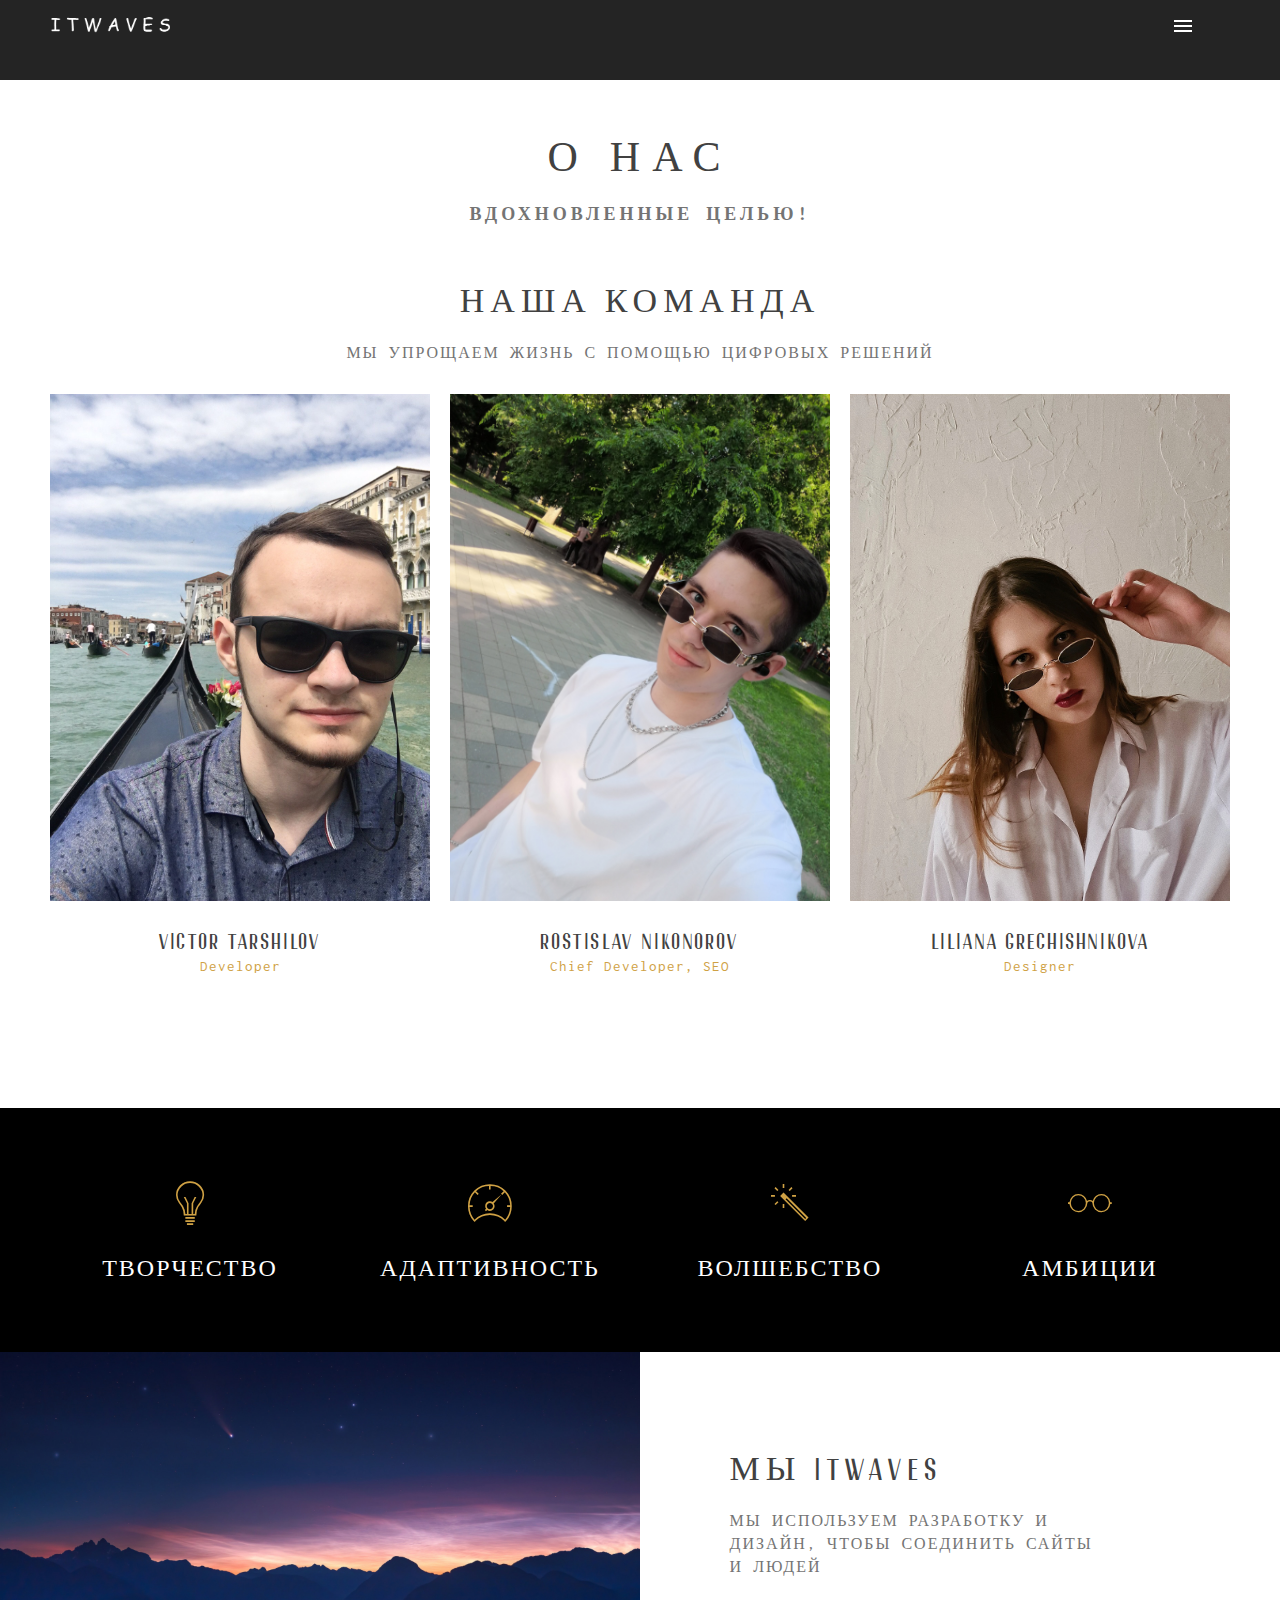
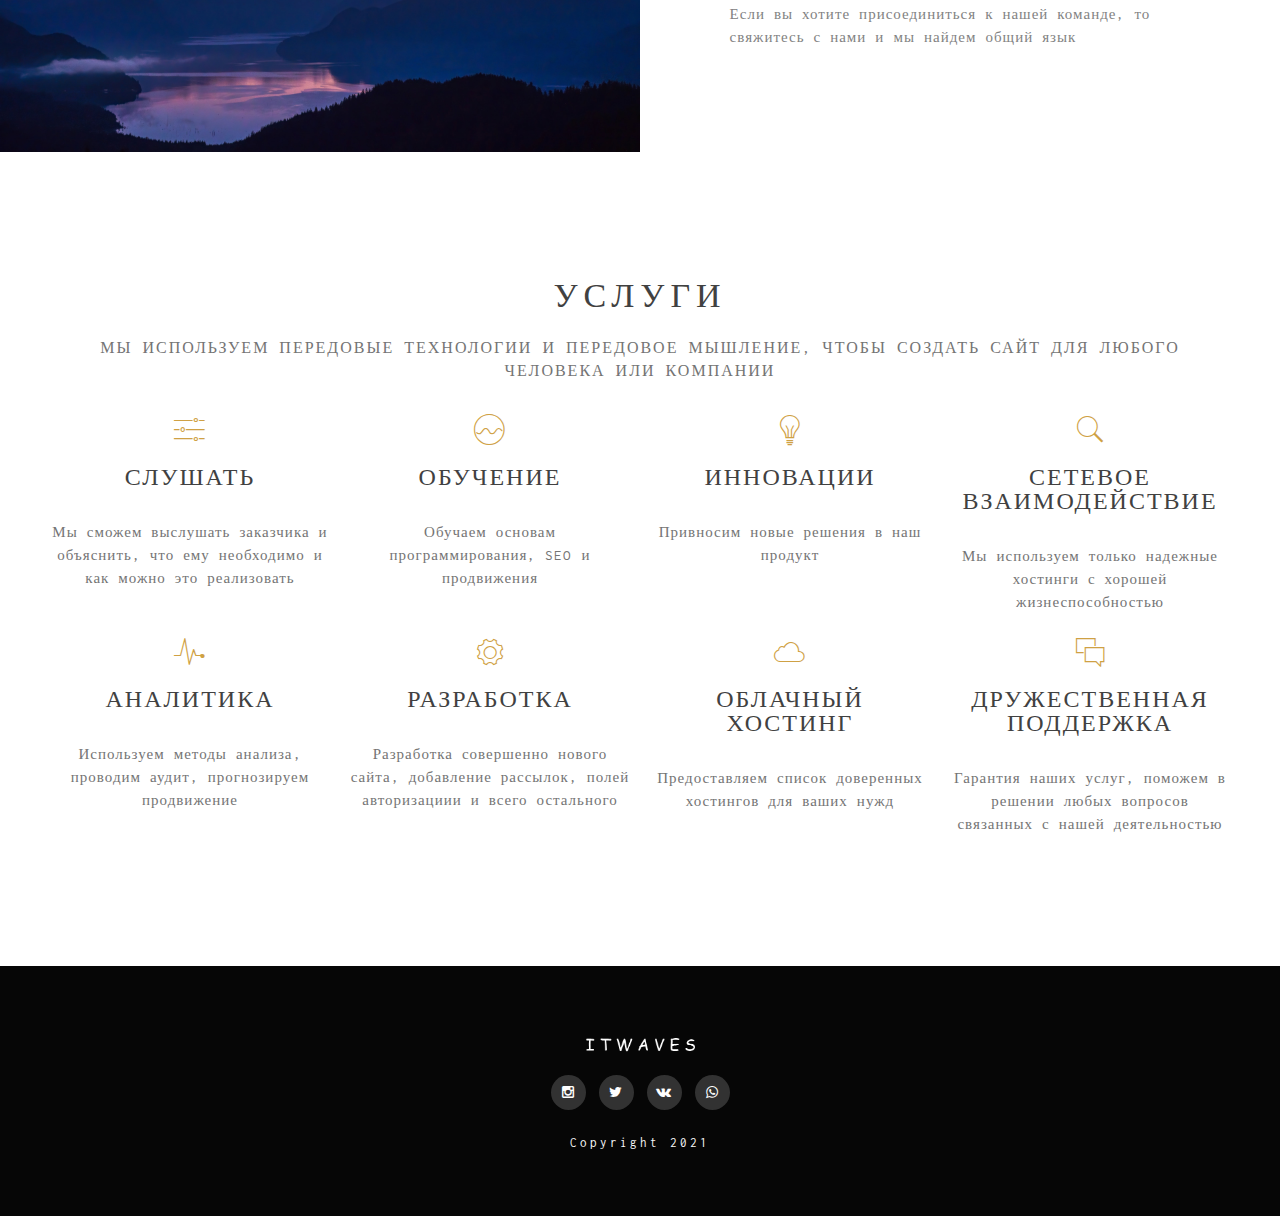
<file: about.html>
﻿<!DOCTYPE html>
<!--[if IE 8]><html class="no-js lt-ie9" lang="en"> <![endif]-->
<!--[if gt IE 8]>
<!--><html class="no-js" lang="en"><!--<![endif]-->
<head>

	<!-- Basic Page Needs
  ================================================== -->
	<meta charset="utf-8">
	<title>ITWAVES</title>
	<meta name="description" content="">
	<meta name="author" content="">

	<!-- Mobile Specific Metas
  ================================================== -->
	<meta name="viewport" content="width=device-width, initial-scale=1, maximum-scale=1">

	<!-- Font
  ================================================== -->
	<link href='http://fonts.googleapis.com/css?family=Inconsolata:400,700&amp;subset=latin,latin-ext' rel='stylesheet' type='text/css'>
	
	<!-- CSS
  ================================================== -->
	<link rel="stylesheet" href="css/base.css"/>
	<link rel="stylesheet" href="css/skeleton.css"/>
	<link rel="stylesheet" href="css/layout.css"/>
	<link rel="stylesheet" href="css/font-awesome.css" />
	<link rel="stylesheet" href="css/retina.css"/>
	<link rel="stylesheet" href="css/ionicons.css"/>
	<link rel="stylesheet" href="css/owl.carousel.css"/>
	<link rel="stylesheet" href="css/owl.transitions.css"/>
	

		
	<!-- Favicons
	================================================== -->
	<link rel="shortcut icon" href="favicon.png">
	<link rel="apple-touch-icon" href="apple-touch-icon.png">
	<link rel="apple-touch-icon" sizes="72x72" href="apple-touch-icon-72x72.png">
	<link rel="apple-touch-icon" sizes="114x114" href="apple-touch-icon-114x114.png">
	
	<script type="text/javascript" src="js/modernizr.custom.js"></script> 
	
	
</head>
<body class="royal_loader">	

	<!-- Primary Page Layout
	================================================== -->

		
	<!-- Nav and Logo
	================================================== -->

		<header class="cd-header">
		
			<div class="container">		
				<div class="twelve columns">	
					<div class="logo-wrap">
						<img src="images/logo.png" alt="">
					</div>
					<a class="cd-primary-nav-trigger" href="#0">
						<span class="cd-menu-text"></span><span class="cd-menu-icon"></span>
					</a>
				</div>	
			</div>		
				
		</header>

		<nav>
			<div class="cd-primary-nav">
				<ul class="cd-scndr-nav">
					<li class="cd-label"><a href="index10.html" class="curent-nav-color">ОБЩЕЕ</a>
						<!-- <ul>
							<li><a href="index10.html" class="curent-nav-color">HOME</a></li>
						</ul> -->
					</li>
					
					<li class="cd-label"><a href="work.html">Портфолио</a></li>
					
					<li class="cd-label"><a href="about.html">О нас</a></li>
					
					<li class="cd-label"><a href="blog.html">Блог</a></li>
					
					<li class="cd-label"><a href="contact.html">Контакты</a></li>
					
				</ul>	
				
				<div class="social-nav">
					<ul class="list-social-nav">
					<!--	<li class="icon-soc-nav tipped" data-title="twitter"  data-tipper-options='{"direction":"top","follow":"true"}'>
							<a href="#">&#xf099;</a>
						</li>
						<li class="icon-soc-nav tipped" data-title="Telegram"  data-tipper-options='{"direction":"top","follow":"true"}'>
							<a href="#">&#xf099;</a>
						</li>
						<li class="icon-soc-nav tipped" data-title="google +"  data-tipper-options='{"direction":"top","follow":"true"}'>
							<a href="#">&#xf0d5;</a>
						</li>
						<li class="icon-soc-nav tipped" data-title="YouTube"  data-tipper-options='{"direction":"top","follow":"true"}'>
							<a href="#">&#xf16a;</a>
						</li>
						<li class="icon-soc-nav tipped" data-title="Vimeo"  data-tipper-options='{"direction":"top","follow":"true"}'>
							<a href="#">&#xf194;</a>
						</li>
						<li class="icon-soc-nav tipped" data-title="facebook"  data-tipper-options='{"direction":"top","follow":"true"}'>
							<a href="#">&#xf230;</a>
						</li>
						<li class="icon-soc-nav tipped" data-title="behance"  data-tipper-options='{"direction":"top","follow":"true"}'>
							<a href="#">&#xf3fe;</a>
						</li>
						<li class="icon-soc-nav tipped" data-title="pinterest"  data-tipper-options='{"direction":"top","follow":"true"}'>
							<a href="#">&#xf231;</a>
						</li>
						<li class="icon-soc-nav tipped" data-title="linkedin"  data-tipper-options='{"direction":"top","follow":"true"}'>
							<a href="#">&#xf08c;</a>
						</li>
						<li class="icon-soc-nav tipped" data-title="lastfm"  data-tipper-options='{"direction":"top","follow":"true"}'>
							<a href="#">&#xf202;</a>
						</li>
						<li class="icon-soc-nav tipped" data-title="soundcloud"  data-tipper-options='{"direction":"top","follow":"true"}'>
							<a href="#">&#xf232;</a>
						</li> -->
						<li class="icon-soc-nav tipped" data-title="VK"  data-tipper-options='{"direction":"top","follow":"true"}'>
							<a href="https://vk.com/labaget">&#xf189;</a>
						</li>
						<li class="icon-soc-nav tipped" data-title="Skype"  data-tipper-options='{"direction":"top","follow":"true"}'>
							<a href="https://join.skype.com/invite/MGm5zdAExRQ8">&#xf17e;</a>
						</li>
						<li class="icon-soc-nav tipped" data-title="WhatsApp"  data-tipper-options='{"direction":"top","follow":"true"}'>
							<a href="https://wa.me/+79529778046">&#xf232;</a>
						</li>
						<li class="icon-soc-nav tipped" data-title="Instagram"  data-tipper-options='{"direction":"top","follow":"true"}'>
							<a href="https://www.instagram.com/baget.lol/">&#xf16d;</a>
						</li>
						<li class="icon-soc-nav tipped" data-title="Telegram"  data-tipper-options='{"direction":"top","follow":"true"}'>
							<a href="https://t.me/lilbaget">&#xf3fe;</a>
						</li>
					</ul>	
				</div>
								
			</div>
		</nav>

<main class="cd-main-content">

	<div class="section">	
		<div class="container header-big-text">		
			<div class="twelve columns">	
				<div class="title-page-text padding-top-bottom-title">
					<h2>О нас</h2>
					<p>ВДОХНОВЛЕННЫЕ ЦЕЛЬЮ!</p>
				</div>
			</div>	
		</div>
	</div>
	
		<div class="clear"></div>
			
		<div class="section padding-bottom">
			<div class="container">			
				<div class="twelve columns">		
					<div class="header-text">
						<h4>Наша команда</h4>
						<p>Мы упрощаем жизнь с помощью цифровых решений</p>		
					</div>
				</div>		
				<div class="four columns">		
					<div class="team-box">	
						<img src="images/team1.jpg" alt="">
						<h6>Victor Tarshilov</h6>
						<p>Developer</p>			
						<div class="social-team">
							<ul class="list-social-team">
								<li class="icon-team tipped" data-title="VK"  data-tipper-options='{"direction":"top","follow":"true"}'>
								<a href="https://vk.com/vtarshilov">&#xf189;</a>
								</li>
								<li class="icon-team tipped" data-title="WhatsApp"  data-tipper-options='{"direction":"top","follow":"true"}'>
								<a href="https://wa.me/+79186909669">&#xf232;</a>
								</li>
								<!-- <li class="icon-team tipped" data-title="Instagram"  data-tipper-options='{"direction":"top","follow":"true"}'>
								<a href="https://www.instagram.com/baget.lol/">&#xf16d;</a>
								</li> -->
							</ul>	
						</div>
					</div>	
				</div>			
				<div class="four columns">		
					<div class="team-box">	
						<img src="images/team2.jpg" alt="">
						<h6>Rostislav Nikonorov</h6>
						<p>Chief Developer, SEO</p>		
						<div class="social-team">
							<ul class="list-social-team">
								<li class="icon-team tipped" data-title="VK"  data-tipper-options='{"direction":"top","follow":"true"}'>
								<a href="https://vk.com/labaget">&#xf189;</a>
								</li>
								<li class="icon-team tipped" data-title="WhatsApp"  data-tipper-options='{"direction":"top","follow":"true"}'>
								<a href="https://wa.me/+79529778046">&#xf232;</a>
								</li>
								<li class="icon-team tipped" data-title="Instagram"  data-tipper-options='{"direction":"top","follow":"true"}'>
								<a href="https://www.instagram.com/baget.lol/">&#xf16d;</a>
								</li>
							</ul>	
						</div>
					</div>	
				</div>		
				<div class="four columns">		
					<div class="team-box">
						<img src="images/team3.jpg" alt="">	
						<h6>Liliana Grechishnikova</h6>
						<p>Designer</p>		
						<div class="social-team">
							<ul class="list-social-team">
								<li class="icon-team tipped" data-title="VK"  data-tipper-options='{"direction":"top","follow":"true"}'>
								<a href="#">&#xf189;</a>
								</li>
								<li class="icon-team tipped" data-title="WhatsApp"  data-tipper-options='{"direction":"top","follow":"true"}'>
								<a href="#">&#xf232;</a>
								</li>
								<li class="icon-team tipped" data-title="Instagram"  data-tipper-options='{"direction":"top","follow":"true"}'>
								<a href="#">&#xf16d;</a>
								</li>
							</ul>	
						</div>
					</div>	
				</div>	
			</div>
		</div>
	
		<div class="clear"></div>
		
		<div class="section padding-top-bottom-small black-background">
			<div class="container">			
				<div class="three columns">				
					<div class="about-box">			
						<div class="icon">&#xf451;</div>
						<h6>Творчество</h6>	
						<p>Мы реализуем ваши и наши идеи в реальность, получая удовольствия от собственного творчества</p>			
					</div>	
				</div>				
				<div class="three columns">				
					<div class="about-box">			
						<div class="icon">&#xf4af;</div>	
						<h6>Адаптивность</h6>
						<p>Встраиваем все необходимые элементы, чтобы сайт получился динамичным и стабильным</p>	
					</div>	
				</div>				
				<div class="three columns">				
					<div class="about-box">			
						<div class="icon">&#xf415;</div>
						<h6>Волшебство</h6>	
						<p>В нашей работе присутствует частичка волшебства, когда мы создаем что-то невероятное</p>	
					</div>	
				</div>			
				<div class="three columns">				
					<div class="about-box">			
						<div class="icon">&#xf43e;</div>
						<h6>Амбиции</h6>
						<p>Стремление сделать все в срок и не подвести заказчика</p>		
					</div>	
				</div>	
			</div>
		</div>
	
		<div class="clear"></div>	
			
		<div class="section grey-background">
			
			<div class="cd-single-item">
				<div class="cd-slider-wrapper">
					<ul class="cd-slider">
						<li class="selected"><img src="images/img-1.jpg" alt="Product Image 1"></li>
						<li><img src="images/img-2.jpg" alt="Product Image 2"></li>
						<li><img src="images/img-3.jpg" alt="Product Image 3"></li>
					</ul> <!-- cd-slider -->

					<ul class="cd-slider-navigation">
						<li><a href="#0" class="cd-prev inactive">Следующее</a></li>
						<li><a href="#0" class="cd-next">Предыдущее</a></li>
					</ul> <!-- cd-slider-navigation -->

					<a href="#0" class="cd-close">Close</a>
				</div> <!-- cd-slider-wrapper -->

				<div class="cd-item-info">	
					<div class="header-text left">
						<h4>Мы ITWAVES</h4>
						<p>Мы используем разработку и дизайн, чтобы соединить сайты и людей</p>		
					</div>
					<div class="small-text">Если вы хотите присоединиться к нашей команде, то свяжитесь с нами и мы найдем общий язык</div> 
				</div> <!-- cd-item-info -->
			</div> <!-- cd-single-item -->
		
		</div>
	
		<div class="clear"></div>
		<!--	
		<div class="section padding-top-bottom-smaller black-background">
			<div class="container">						
				<div class="twelve columns">			
					<div id="owl-logo" class="owl-carousel owl-theme">
										 
						<div class="item">
							<img src="images/logos/1.png" alt="">		
						</div>										
						<div class="item">
							<img src="images/logos/2.png" alt="">			
						</div>										
						<div class="item"> 
							<img src="images/logos/3.png" alt="">				
						</div>		 
						<div class="item">
							<img src="images/logos/4.png" alt="">			
						</div>										
						<div class="item">
							<img src="images/logos/5.png" alt="">			
						</div>										
						<div class="item"> 
							<img src="images/logos/6.png" alt="">				
						</div>		 
						<div class="item">
							<img src="images/logos/1.png" alt="">			
						</div>										
						<div class="item">	
							<img src="images/logos/2.png" alt="">		
						</div>										
						<div class="item"> 
							<img src="images/logos/3.png" alt="">				
						</div> 
						<div class="item">
							<img src="images/logos/4.png" alt="">			
						</div>										
						<div class="item">
							<img src="images/logos/5.png" alt="">			
						</div>	
										 
					</div>	
				</div>	
			</div>
		</div>
	 -->
		<div class="clear"></div>
			
		<div class="section padding-top-bottom">
			<div class="container">			
				<div class="twelve columns">		
					<div class="header-text">
						<h4>Услуги</h4>
						<p>Мы используем передовые технологии и передовое мышление, чтобы создать сайт для любого человека или компании</p>		
					</div>
				</div>		
				<div class="three columns">		
					<div class="services-box">
						<div class="icon">&#xf4a7;</div>
						<h6>Слушать</h6>
						<p>Мы сможем выслушать заказчика и объяснить, что ему необходимо и как можно это реализовать</p>	
					</div>
				</div>			
				<div class="three columns">			
					<div class="services-box">	
						<div class="icon">&#xf3cd;</div>
						<h6>Обучение</h6>
						<p>Обучаем основам программирования, SEO и продвижения</p>
					</div>
				</div>		
				<div class="three columns">			
					<div class="services-box">	
						<div class="icon">&#xf451;</div>
						<h6>Инновации</h6>
						<p>Привносим новые решения в наш продукт</p>
					</div>
				</div>		
				<div class="three columns">			
					<div class="services-box">	
						<div class="icon">&#xf4a5;</div>
						<h6>Сетевое взаимодействие</h6>
						<p>Мы используем только надежные хостинги с хорошей жизнеспособностью</p>
					</div>
				</div>
				<div class="clear"></div>	
				<div class="three columns">		
					<div class="services-box">	
						<div class="icon">&#xf493;</div>
						<h6>Аналитика</h6>
						<p>Используем методы анализа, проводим аудит, прогнозируем продвижение</p>
					</div>
				</div>			
				<div class="three columns">			
					<div class="services-box">
						<div class="icon">&#xf43c;</div>
						<h6>Разработка</h6>
						<p>Разработка совершенно нового сайта, добавление рассылок, полей авторизациии и всего остального</p>	
					</div>
				</div>		
				<div class="three columns">			
					<div class="services-box">	
						<div class="icon">&#xf409;</div>
						<h6>Облачный хостинг</h6>
						<p>Предоставляем список доверенных хостингов для ваших нужд</p>
					</div>
				</div>		
				<div class="three columns">			
					<div class="services-box">
						<div class="icon">&#xf3f9;</div>
						<h6>Дружественная поддержка</h6>
						<p>Гарантия наших услуг, поможем в решении любых вопросов связанных с нашей деятельностью</p>	
					</div>
				</div>
			</div>
		</div>

			<div class="footer padding-top-small">				
				<div class="container">				
					<div class="twelve columns">
						<img src="images/logo.png" alt="">	
					</div>	
					<div class="twelve columns">
						<div class="social-footer">
							<ul class="list-social-footer">
								<li class="icon-footer tipped" data-title="Instagram"  data-tipper-options='{"direction":"top","follow":"true"}'>
									<a href="https://www.instagram.com/baget.lol/" target="_blank">&#xf16d;</a>
								</li>
								<li class="icon-footer tipped" data-title="Telegram"  data-tipper-options='{"direction":"top","follow":"true"}'>
									<a href="https://t.me/lilbaget" target="_blank">&#xf099;</a>
								</li>
								<li class="icon-footer tipped" data-title="VK"  data-tipper-options='{"direction":"top","follow":"true"}'>
									<a href="https://vk.com/labaget" target="_blank">&#xf189;</a>
								</li>
								<li class="icon-footer tipped" data-title="WhatsApp"  data-tipper-options='{"direction":"top","follow":"true"}'>
									<a href="https://wa.me/+79529778046" target="_blank">&#xf232;</a>
								</li>
							</ul>	
						</div>
					</div>		
					<div class="twelve columns">
						<p>Copyright 2021<br></p> 
					</div>
				</div>
			</div>

</main>
		
	<!-- JAVASCRIPT
    ================================================== -->
<script type="text/javascript" src="js/jquery-2.1.1.js"></script>	
<script type="text/javascript" src="js/royal_preloader.min.js"></script>
<script type="text/javascript">
(function($) { "use strict";
            Royal_Preloader.config({
                mode:           'text', // 'number', "text" or "logo"
                text:           'ITWAVES',
                timeout:        0,
                showInfo:       true,
                opacity:        1,
                background:     ['#FFFFFF']
            });
})(jQuery);
</script>	
<script type="text/javascript" src="js/retina-1.1.0.min.js"></script>
<script type="text/javascript" src="js/jquery.easing.js"></script>	
<script type="text/javascript" src="js/menu.js"></script>
<script type="text/javascript" src="js/jquery.fs.tipper.min.js"></script>
<script type="text/javascript" src="js/owl.carousel.min.js"></script> 
<script type="text/javascript" src="js/custom-about.js"></script>    
<!-- End Document
================================================== -->
</body>
</html>
</file>
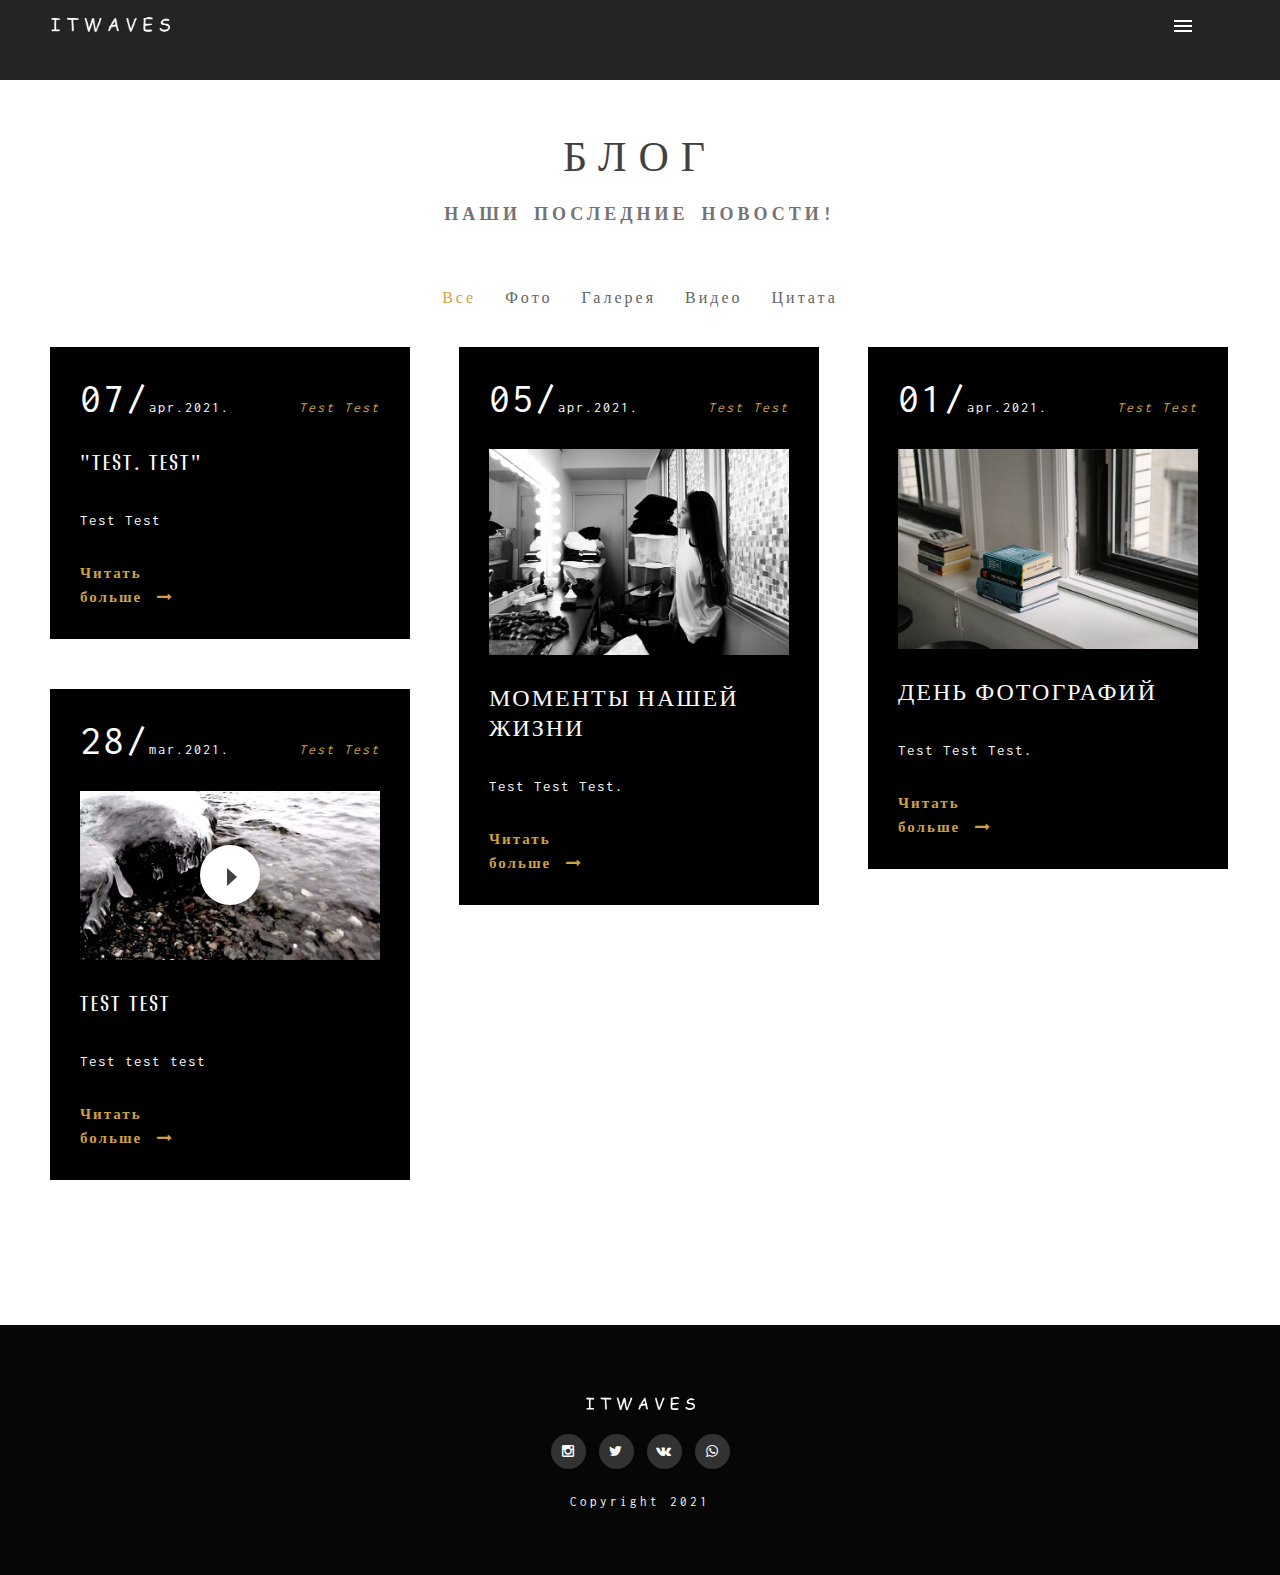
<file: blog.html>
﻿<!DOCTYPE html>
<!--[if IE 8]><html class="no-js lt-ie9" lang="en"> <![endif]-->
<!--[if gt IE 8]>
<!--><html class="no-js" lang="en"><!--<![endif]-->
<head>

	<!-- Basic Page Needs
  ================================================== -->
	<meta charset="utf-8">
	<title>ITWAVES</title>
	<meta name="description" content="">
	<meta name="author" content="">

	<!-- Mobile Specific Metas
  ================================================== -->
	<meta name="viewport" content="width=device-width, initial-scale=1, maximum-scale=1">

	<!-- Font
  ================================================== -->
	<link href='http://fonts.googleapis.com/css?family=Inconsolata:400,700&amp;subset=latin,latin-ext' rel='stylesheet' type='text/css'>
	
	<!-- CSS
  ================================================== -->
	<link rel="stylesheet" href="css/base.css"/>
	<link rel="stylesheet" href="css/skeleton.css"/>
	<link rel="stylesheet" href="css/layout.css"/>
	<link rel="stylesheet" href="css/font-awesome.css" />
	<link rel="stylesheet" href="css/retina.css"/>
	<link rel="stylesheet" href="css/ionicons.css"/>
	<link rel="stylesheet" href="css/owl.carousel.css"/>
	<link rel="stylesheet" href="css/owl.transitions.css"/>
	

		
	<!-- Favicons
	================================================== -->
	<link rel="shortcut icon" href="favicon.png">
	<link rel="apple-touch-icon" href="apple-touch-icon.png">
	<link rel="apple-touch-icon" sizes="72x72" href="apple-touch-icon-72x72.png">
	<link rel="apple-touch-icon" sizes="114x114" href="apple-touch-icon-114x114.png">
	
	<script type="text/javascript" src="js/modernizr.custom.js"></script> 
	
	
</head>
<body class="royal_loader">	

	<!-- Primary Page Layout
	================================================== -->

		
	<!-- Nav and Logo
	================================================== -->

		<header class="cd-header">
		
			<div class="container">		
				<div class="twelve columns">	
					<div class="logo-wrap">
						<img src="images/logo.png" alt="">
					</div>
					<a class="cd-primary-nav-trigger" href="#0">
						<span class="cd-menu-text"></span><span class="cd-menu-icon"></span>
					</a>
				</div>	
			</div>		
				
		</header>

		<nav>
			<div class="cd-primary-nav">
				<ul class="cd-scndr-nav">
					<li class="cd-label"><a href="index10.html" class="curent-nav-color">ОБЩЕЕ</a>
						<!-- <ul>
							<li><a href="index10.html" class="curent-nav-color">HOME</a></li>
						</ul> -->
					</li>
					
					<li class="cd-label"><a href="work.html">Портфолио</a></li>
					
					<li class="cd-label"><a href="about.html">О нас</a></li>
					
					<li class="cd-label"><a href="blog.html">Блог</a></li>
					
					<li class="cd-label"><a href="contact.html">Контакты</a></li>
					
				</ul>	
				
				<div class="social-nav">
					<ul class="list-social-nav">
					<!--	<li class="icon-soc-nav tipped" data-title="twitter"  data-tipper-options='{"direction":"top","follow":"true"}'>
							<a href="#">&#xf099;</a>
						</li>
						<li class="icon-soc-nav tipped" data-title="Telegram"  data-tipper-options='{"direction":"top","follow":"true"}'>
							<a href="#">&#xf099;</a>
						</li>
						<li class="icon-soc-nav tipped" data-title="google +"  data-tipper-options='{"direction":"top","follow":"true"}'>
							<a href="#">&#xf0d5;</a>
						</li>
						<li class="icon-soc-nav tipped" data-title="YouTube"  data-tipper-options='{"direction":"top","follow":"true"}'>
							<a href="#">&#xf16a;</a>
						</li>
						<li class="icon-soc-nav tipped" data-title="Vimeo"  data-tipper-options='{"direction":"top","follow":"true"}'>
							<a href="#">&#xf194;</a>
						</li>
						<li class="icon-soc-nav tipped" data-title="facebook"  data-tipper-options='{"direction":"top","follow":"true"}'>
							<a href="#">&#xf230;</a>
						</li>
						<li class="icon-soc-nav tipped" data-title="behance"  data-tipper-options='{"direction":"top","follow":"true"}'>
							<a href="#">&#xf3fe;</a>
						</li>
						<li class="icon-soc-nav tipped" data-title="pinterest"  data-tipper-options='{"direction":"top","follow":"true"}'>
							<a href="#">&#xf231;</a>
						</li>
						<li class="icon-soc-nav tipped" data-title="linkedin"  data-tipper-options='{"direction":"top","follow":"true"}'>
							<a href="#">&#xf08c;</a>
						</li>
						<li class="icon-soc-nav tipped" data-title="lastfm"  data-tipper-options='{"direction":"top","follow":"true"}'>
							<a href="#">&#xf202;</a>
						</li>
						<li class="icon-soc-nav tipped" data-title="soundcloud"  data-tipper-options='{"direction":"top","follow":"true"}'>
							<a href="#">&#xf232;</a>
						</li> -->
						<li class="icon-soc-nav tipped" data-title="VK"  data-tipper-options='{"direction":"top","follow":"true"}'>
							<a href="https://vk.com/labaget">&#xf189;</a>
						</li>
						<li class="icon-soc-nav tipped" data-title="Skype"  data-tipper-options='{"direction":"top","follow":"true"}'>
							<a href="https://join.skype.com/invite/MGm5zdAExRQ8">&#xf17e;</a>
						</li>
						<li class="icon-soc-nav tipped" data-title="WhatsApp"  data-tipper-options='{"direction":"top","follow":"true"}'>
							<a href="https://wa.me/+79529778046">&#xf232;</a>
						</li>
						<li class="icon-soc-nav tipped" data-title="Instagram"  data-tipper-options='{"direction":"top","follow":"true"}'>
							<a href="https://www.instagram.com/baget.lol/">&#xf16d;</a>
						</li>
						<li class="icon-soc-nav tipped" data-title="Telegram"  data-tipper-options='{"direction":"top","follow":"true"}'>
							<a href="https://t.me/lilbaget">&#xf3fe;</a>
						</li>
					</ul>	
				</div>
								
			</div>
		</nav>

<main class="cd-main-content">

	<div class="section">	
		<div class="container header-big-text">		
			<div class="twelve columns">	
				<div class="title-page-text padding-top-bottom-title">
					<h2>Блог</h2>
					<p>Наши последние новости!</p>
				</div>
			</div>	
		</div>
	</div>
	
		<div class="clear"></div>
			
		<div class="section padding-bottom">
			
				<div class="container">			
					<div class="twelve columns">
						<div id="blog-filter">
							<ul id="filter">
								<li><a href="#" class="current" data-filter="*" title="">Все</a></li>
								<li><a href="#" data-filter=".photo" title="">Фото</a></li>
								<li><a href="#" data-filter=".gallery" title="">Галерея</a></li>
								<li><a href="#" data-filter=".video" title="">Видео</a></li>
								<li><a href="#" data-filter=".quote" title="">Цитата</a></li>
							</ul>
						</div>
					</div>	
				</div>
				
				<div class="clear"></div>	
		
				<div id="blog-grid">
												
					<div class="blog-box-1 black-background quote">
						<div class="date"><p><span>07/</span>apr.2021. <em>Test Test</em></p></div>
						<h6>"Test. Test"</h6>
						<div class="p-box"><p>Test Test</p></div>
						<a href="post.html" class="animsition-link blog-link chaffle" data-lang="en">Читать больше</a>
					</div>
									
					<div class="blog-box-1 black-background photo">
						<div class="date"><p><span>05/</span>apr.2021. <em>Test Test</em></p></div>
						<a href="post.html" class="animsition-link"><img src="images/blog/5.jpg" alt=""></a>
						<a href="post.html" class="animsition-link"><h6>Моменты нашей жизни</h6></a>
						<div class="p-box"><p>Test Test Test.</p></div>
						<a href="post.html" class="animsition-link blog-link chaffle" data-lang="en">Читать больше</a>
					</div>
										
					<div class="blog-box-1 black-background gallery">
						<div class="date"><p><span>01/</span>apr.2021. <em>Test Test</em></p></div>						
						<div id="owl-blog-wrapper">
							<div id="owl-blog" class="owl-carousel owl-theme">
								<div class="item">
									<img src="images/blog/2.jpg" alt="">
								</div>	
								<div class="item">
									<img src="images/blog/3.jpg" alt="">
								</div>
								<div class="item">
									<img src="images/blog/4.jpg" alt="">
								</div>
							</div>	
						</div>						
						<a href="post.html" class="animsition-link"><h6>День фотографий</h6></a>
						<div class="p-box"><p>Test Test Test.</p></div>
						<a href="post.html" class="animsition-link blog-link chaffle" data-lang="en">Читать больше</a>
					</div>
										
					<div class="blog-box-1 black-background video">
						<div class="date"><p><span>28/</span>mar.2021. <em>Test Test</em></p></div>
						<figure class="vimeo"> 
							<a href="http://player.vimeo.com/video/112766731">
								<img src="images/blog/vimeo.jpg" alt="image" />
							</a>
						</figure>		
						<a href="post.html" class="animsition-link"><h6>Test Test</h6></a>
						<div class="p-box"><p>Test test test</p></div>
						<a href="post.html" class="animsition-link blog-link chaffle" data-lang="en">Читать больше</a>	
					</div>
<!--
					<div class="blog-box-1 black-background quote">
						<div class="date"><p><span>23/</span>mar.2021. <em>Test Test</em></p></div>
						<h6>"Test test"</h6>
						<div class="p-box"><p>Test</p></div>
						<a href="post.html" class="animsition-link blog-link chaffle" data-lang="en">Читать больше</a>
					</div>
							
					<div class="blog-box-1 black-background photo">
						<div class="date"><p><span>19/</span>mar.2021. <em>Test Test</em></p></div>
						<a href="post.html" class="animsition-link"><img src="images/blog/1.jpg" alt=""></a>
						<a href="post.html" class="animsition-link"><h6>Test</h6></a>
						<div class="p-box"><p>Test Test Test</p></div>
						<a href="post.html" class="animsition-link blog-link chaffle" data-lang="en">Читать больше</a>
					</div>
							
					<div class="blog-box-1 black-background video">
						<div class="date"><p><span>16/</span>mar.2015. <em>John Doe</em></p></div>
						<figure class="vimeo"> 
							<a href="http://player.vimeo.com/video/88883554">
								<img src="images/blog/vimeo-1.jpg" alt="image" />
							</a>
						</figure>		
						<a href="post.html" class="animsition-link"><h6>Web Design Conference</h6></a>
						<div class="p-box"><p>Vivamus dapibus rutrum. Etiam in nulla arcu, ut vehicula velit. Donec vel mi sem. Etiam in nulla arcu, ut vehicula velit. Vivamus dapibus rutrum mi ut aliquam. In hac habitasse platea dictumst.</p></div>
						<a href="post.html" class="animsition-link blog-link chaffle" data-lang="en">read more</a>	
					</div>
					
					<div class="blog-box-1 black-background quote">
						<div class="date"><p><span>09/</span>mar.2015. <em>John Doe</em></p></div>
						<h6>"Recognizing the need is the primary for design."</h6>
						<div class="p-box"><p>CHARLES EAMES</p></div>
						<a href="post.html" class="animsition-link blog-link chaffle" data-lang="en">read more</a>
					</div>
							
					<div class="blog-box-1 black-background photo">
						<div class="date"><p><span>07/</span>mar.2015. <em>John Doe</em></p></div>
						<a href="post.html" class="animsition-link"><img src="images/blog/6.jpg" alt=""></a>
						<a href="post.html" class="animsition-link"><h6>Photo By Henk</h6></a>
						<div class="p-box"><p>Donec vel mi sem. Etiam in nulla arcu, ut vehicula velit.</p></div>
						<a href="post.html" class="animsition-link blog-link chaffle" data-lang="en">read more</a>
					</div>
					
					<div class="blog-box-1 black-background quote">
						<div class="date"><p><span>05/</span>mar.2015. <em>John Doe</em></p></div>
						<h6>"The difficulty lies not so much in developing new ideas as in escaping from old ones."</h6>
						<div class="p-box"><p>JOHN MAYNARD KEYNES</p></div>
						<a href="post.html" class="animsition-link blog-link chaffle" data-lang="en">read more</a>
					</div>
							-->
				</div>
			
		</div>
			
		<div class="clear"></div>		
			
	

			<div class="footer padding-top-small">				
				<div class="container">				
					<div class="twelve columns">
						<img src="images/logo.png" alt="">	
					</div>	
					<div class="twelve columns">
						<div class="social-footer">
							<ul class="list-social-footer">
								<li class="icon-footer tipped" data-title="Instagram"  data-tipper-options='{"direction":"top","follow":"true"}'>
									<a href="https://www.instagram.com/baget.lol/" target="_blank">&#xf16d;</a>
								</li>
								<li class="icon-footer tipped" data-title="Telegram"  data-tipper-options='{"direction":"top","follow":"true"}'>
									<a href="https://t.me/lilbaget" target="_blank">&#xf099;</a>
								</li>
								<li class="icon-footer tipped" data-title="VK"  data-tipper-options='{"direction":"top","follow":"true"}'>
									<a href="https://vk.com/labaget" target="_blank">&#xf189;</a>
								</li>
								<li class="icon-footer tipped" data-title="WhatsApp"  data-tipper-options='{"direction":"top","follow":"true"}'>
									<a href="https://wa.me/+79529778046" target="_blank">&#xf232;</a>
								</li>
							</ul>	
						</div>
					</div>		
					<div class="twelve columns">
						<p>Copyright 2021<br></p> 
					</div>
				</div>
			</div>

</main>
		
	<!-- JAVASCRIPT
    ================================================== -->
<script type="text/javascript" src="js/jquery-2.1.1.js"></script>	
<script type="text/javascript" src="js/royal_preloader.min.js"></script>
<script type="text/javascript">
(function($) { "use strict";
            Royal_Preloader.config({
                mode:           'text', // 'number', "text" or "logo"
                text:           'ITWAVES',
                timeout:        0,
                showInfo:       true,
                opacity:        1,
                background:     ['#FFFFFF']
            });
})(jQuery);
</script>	
<script type="text/javascript" src="js/retina-1.1.0.min.js"></script>
<script type="text/javascript" src="js/jquery.easing.js"></script>	
<script type="text/javascript" src="js/menu.js"></script>
<script type="text/javascript" src="js/jquery.fs.tipper.min.js"></script>
<script type="text/javascript" src="js/owl.carousel.min.js"></script> 
<script type="text/javascript" src="js/jquery.chaffle.min.js"></script>
<script type="text/javascript">
(function($) { "use strict";
	$(document).ready(function() {
	  $('.chaffle').chaffle({
		speed: 10,
		time: 60
	  });
	}); 
})(jQuery);
</script>
<script type="text/javascript" src="js/imagesloaded.pkgd.min.js"></script> 
<script type="text/javascript" src="js/masonry.js"></script> 
<script type="text/javascript" src="js/isotope.js"></script>
<script type="text/javascript" src="js/jquery.fitvids.js"></script> 
<script type="text/javascript"> 
(function($) { "use strict"; 
	$(".blog-box-1").fitVids();	
})(jQuery);
</script>
<script type="text/javascript"> 
(function($) { "use strict"; 
	$('.vimeo a,.youtube a').click(function (e) {
		e.preventDefault();
		var videoLink = $(this).attr('href');
		var classeV = $(this).parent();
		var PlaceV = $(this).parent();
		if ($(this).parent().hasClass('youtube')) {
			$(this).parent().wrapAll('<div class="video-wrapper">');
			$(PlaceV).html('<iframe frameborder="0" height="333" src="' + videoLink + '?autoplay=1&showinfo=0" title="YouTube video player" width="547"></iframe>');
		} else {
			$(this).parent().wrapAll('<div class="video-wrapper">');
			$(PlaceV).html('<iframe src="' + videoLink + '?title=0&amp;byline=0&amp;portrait=0&amp;autoplay=1&amp;color=cfa144" width="500" height="281" frameborder="0"></iframe>');
		}
	});		
})(jQuery);
</script>
<script type="text/javascript" src="js/custom-blog.js"></script>    
<!-- End Document
================================================== -->
</body>
</html>
</file>
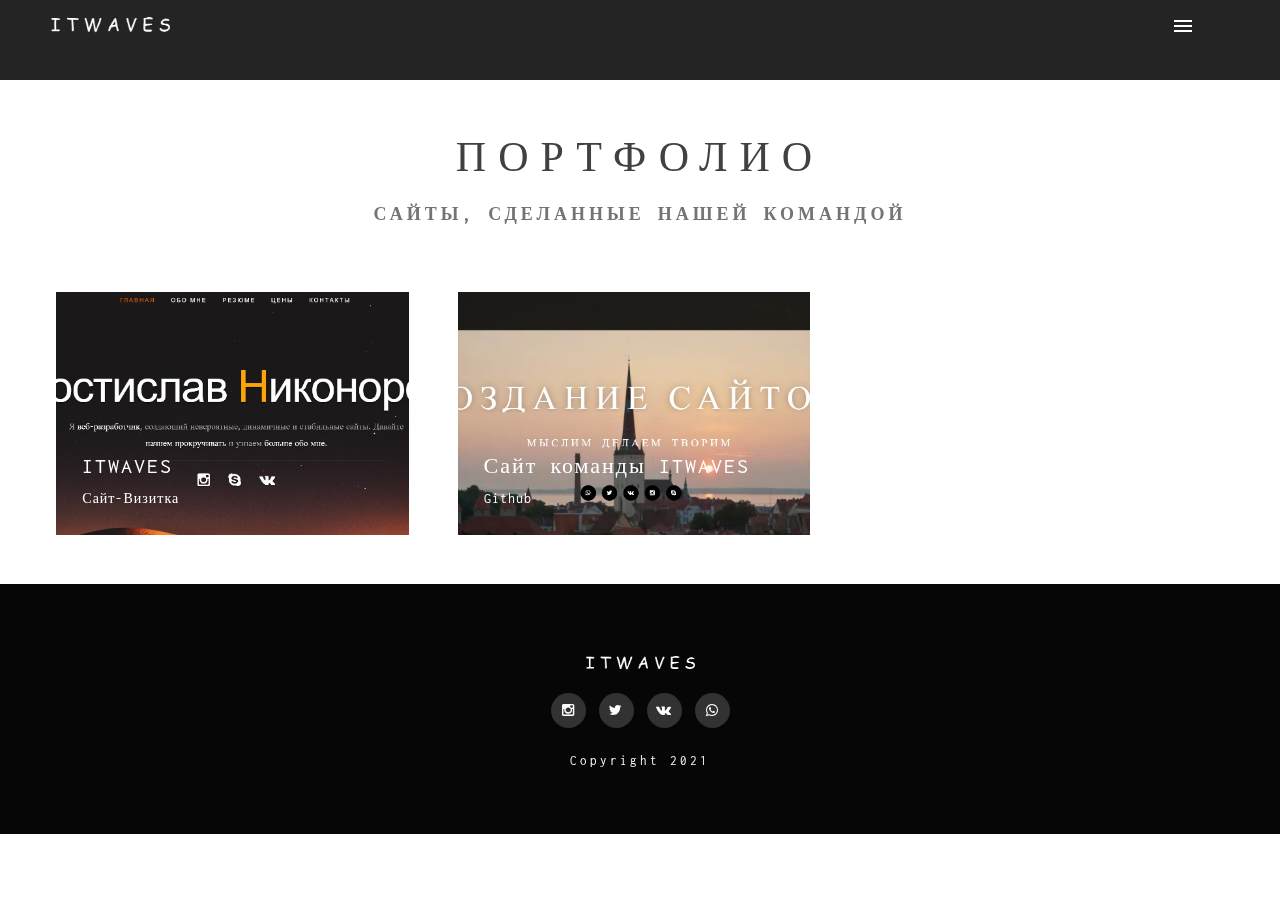
<file: work.html>
﻿<!DOCTYPE html>
<!--[if IE 8]><html class="no-js lt-ie9" lang="en"> <![endif]-->
<!--[if gt IE 8]>
<!--><html class="no-js" lang="en"><!--<![endif]-->
<head>

	<!-- Basic Page Needs
  ================================================== -->
	<meta charset="utf-8">
	<title>ITWAVES</title>
	<meta name="description" content="">
	<meta name="author" content="">

	<!-- Mobile Specific Metas
  ================================================== -->
	<meta name="viewport" content="width=device-width, initial-scale=1, maximum-scale=1">

	<!-- Font
  ================================================== -->
	<link href='http://fonts.googleapis.com/css?family=Inconsolata:400,700&amp;subset=latin,latin-ext' rel='stylesheet' type='text/css'>
	
	<!-- CSS
  ================================================== -->
	<link rel="stylesheet" href="css/base.css"/>
	<link rel="stylesheet" href="css/skeleton.css"/>
	<link rel="stylesheet" href="css/layout.css"/>
	<link rel="stylesheet" href="css/font-awesome.css" />
	<link rel="stylesheet" href="css/retina.css"/>
	<link rel="stylesheet" href="css/owl.carousel.css"/>
	<link rel="stylesheet" href="css/owl.transitions.css"/>
	

		
	<!-- Favicons
	================================================== -->
	<link rel="shortcut icon" href="favicon.png">
	<link rel="apple-touch-icon" href="apple-touch-icon.png">
	<link rel="apple-touch-icon" sizes="72x72" href="apple-touch-icon-72x72.png">
	<link rel="apple-touch-icon" sizes="114x114" href="apple-touch-icon-114x114.png">
	
	<script type="text/javascript" src="js/modernizr.custom.js"></script> 
	<!--[if IE]>
	  <script src="http://html5shiv.googlecode.com/svn/trunk/html5.js"></script>
	<![endif]-->
	<script>
	if (navigator.userAgent.toLowerCase().indexOf('firefox') > -1) {
		var root = document.getElementsByTagName('html')[0];
		root.setAttribute('class', 'ff');
	};
	</script>	
	
</head>
<body class="royal_loader">	

	<!-- Primary Page Layout
	================================================== -->

		
	<!-- Nav and Logo
	================================================== -->

		<header class="cd-header">
		
			<div class="container">		
				<div class="twelve columns">	
					<div class="logo-wrap">
						<img src="images/logo.png" alt="">
					</div>
					<a class="cd-primary-nav-trigger" href="#0">
						<span class="cd-menu-text"></span><span class="cd-menu-icon"></span>
					</a>
				</div>	
			</div>		
				
		</header>

		<nav>
			<div class="cd-primary-nav">
				<ul class="cd-scndr-nav">
					<li class="cd-label"><a href="index10.html" class="curent-nav-color">ОБЩЕЕ</a>
						<!-- <ul>
							<li><a href="index10.html" class="curent-nav-color">HOME</a></li>
						</ul> -->
					</li>
					
					<li class="cd-label"><a href="work.html">Портфолио</a></li>
					
					<li class="cd-label"><a href="about.html">О нас</a></li>
					
					<li class="cd-label"><a href="blog.html">Блог</a></li>
					
					<li class="cd-label"><a href="contact.html">Контакты</a></li>
					
				</ul>	
				
				<div class="social-nav">
					<ul class="list-social-nav">
					<!--	<li class="icon-soc-nav tipped" data-title="twitter"  data-tipper-options='{"direction":"top","follow":"true"}'>
							<a href="#">&#xf099;</a>
						</li>
						<li class="icon-soc-nav tipped" data-title="Telegram"  data-tipper-options='{"direction":"top","follow":"true"}'>
							<a href="#">&#xf099;</a>
						</li>
						<li class="icon-soc-nav tipped" data-title="google +"  data-tipper-options='{"direction":"top","follow":"true"}'>
							<a href="#">&#xf0d5;</a>
						</li>
						<li class="icon-soc-nav tipped" data-title="YouTube"  data-tipper-options='{"direction":"top","follow":"true"}'>
							<a href="#">&#xf16a;</a>
						</li>
						<li class="icon-soc-nav tipped" data-title="Vimeo"  data-tipper-options='{"direction":"top","follow":"true"}'>
							<a href="#">&#xf194;</a>
						</li>
						<li class="icon-soc-nav tipped" data-title="facebook"  data-tipper-options='{"direction":"top","follow":"true"}'>
							<a href="#">&#xf230;</a>
						</li>
						<li class="icon-soc-nav tipped" data-title="behance"  data-tipper-options='{"direction":"top","follow":"true"}'>
							<a href="#">&#xf3fe;</a>
						</li>
						<li class="icon-soc-nav tipped" data-title="pinterest"  data-tipper-options='{"direction":"top","follow":"true"}'>
							<a href="#">&#xf231;</a>
						</li>
						<li class="icon-soc-nav tipped" data-title="linkedin"  data-tipper-options='{"direction":"top","follow":"true"}'>
							<a href="#">&#xf08c;</a>
						</li>
						<li class="icon-soc-nav tipped" data-title="lastfm"  data-tipper-options='{"direction":"top","follow":"true"}'>
							<a href="#">&#xf202;</a>
						</li>
						<li class="icon-soc-nav tipped" data-title="soundcloud"  data-tipper-options='{"direction":"top","follow":"true"}'>
							<a href="#">&#xf232;</a>
						</li> -->
						<li class="icon-soc-nav tipped" data-title="VK"  data-tipper-options='{"direction":"top","follow":"true"}'>
							<a href="https://vk.com/labaget">&#xf189;</a>
						</li>
						<li class="icon-soc-nav tipped" data-title="Skype"  data-tipper-options='{"direction":"top","follow":"true"}'>
							<a href="https://join.skype.com/invite/MGm5zdAExRQ8">&#xf17e;</a>
						</li>
						<li class="icon-soc-nav tipped" data-title="WhatsApp"  data-tipper-options='{"direction":"top","follow":"true"}'>
							<a href="https://wa.me/+79529778046">&#xf232;</a>
						</li>
						<li class="icon-soc-nav tipped" data-title="Instagram"  data-tipper-options='{"direction":"top","follow":"true"}'>
							<a href="https://www.instagram.com/baget.lol/">&#xf16d;</a>
						</li>
						<li class="icon-soc-nav tipped" data-title="Telegram"  data-tipper-options='{"direction":"top","follow":"true"}'>
							<a href="https://t.me/lilbaget">&#xf3fe;</a>
						</li>
					</ul>	
				</div>
								
			</div>
		</nav>

<main class="cd-main-content">

	<div class="container-1">
	
		<div class="container header-big-text">		
			<div class="twelve columns">	
				<div class="title-page-text padding-top-bottom-title">
					<h2>Портфолио</h2>
					<p>Сайты, сделанные нашей командой</p>
				</div>
			</div>	
		</div>
		
		<div class="content">
			<!-- trianglify pattern container -->
			<div class="pattern pattern--hidden"></div>
			<!-- cards -->
			<div class="wrapper">
				<div class="card">
					<div class="card__container card__container--closed">
						<svg class="card__image" xmlns="http://www.w3.org/2000/svg" xmlns:xlink="http://www.w3.org/1999/xlink" viewBox="0 0 1920 500" preserveAspectRatio="xMidYMid slice">
							<defs>
								<clipPath id="clipPath1">
									<!-- r = 992 = hyp = Math.sqrt(960*960+250*250) -->
									<circle class="clip" cx="960" cy="250" r="992"></circle>
								</clipPath>
							</defs>
							<image clip-path="url(#clipPath1)" width="1920" height="600" xlink:href="images/portfolio/a.jpg"></image>
						</svg>
						<div class="card__content">
							<i class="card__btn-close fa fa-times"></i>
							<div class="card__caption">
								<h2 class="card__title">ITWAVES</h2>
								<p class="card__subtitle">Сайт-Визитка</p>
							</div>
							<div class="card__copy">
								<div class="container">		
									<div class="six columns">	
										<div class="img-wrap">
											<img src="images/portfolio/a1.jpg" alt=""/>
										</div>
									</div>			
									<div class="six columns">	
										<div class="img-wrap">
											<img src="images/portfolio/a2.jpg" alt=""/>
										</div>
									</div>		
									<div class="six columns">	
										<div class="img-wrap">
											<img src="images/portfolio/a3.jpg" alt=""/>
										</div>
									</div>		
									<div class="six columns">		
										<div class="project-details">
											<h5>Подробности сайта</h5>	
											<p><strong>Дата:</strong> Январь 2020 года</p>
											<p><strong>Клиент:</strong> Авторский сайт</p>	
											<p><strong>Категория:</strong> <a href="#">HTML тема</a>, <a href="#">WordPress Тема</a></p>	
											<p><strong>Описание:</strong> Сайт-визитка</p>	
											<p><strong>Адрес сайта:</strong> <a href="#">itwaves.ru</a></p>
										</div>
									</div>
								</div>
							</div>
						</div>
					</div>
				</div>
				<div class="card">
					<div class="card__container card__container--closed">
						<svg class="card__image" xmlns="http://www.w3.org/2000/svg" xmlns:xlink="http://www.w3.org/1999/xlink" viewBox="0 0 1920 500" preserveAspectRatio="xMidYMid slice">
							<defs>
								<clipPath id="clipPath2">
									<!-- r = 992 = hyp = Math.sqrt(960*960+250*250) -->
									<circle class="clip" cx="960" cy="250" r="992"></circle>
								</clipPath>
							</defs>
							<image clip-path="url(#clipPath2)" width="1920" height="600" xlink:href="images/portfolio/b.jpg"></image>
						</svg>
						<div class="card__content">
							<i class="card__btn-close fa fa-times"></i>
							<div class="card__caption">
								<h2 class="card__title">Сайт команды ITWAVES</h2>
								<p class="card__subtitle">Github</p>
							</div>
							<div class="card__copy">
								<div class="container">		
									<div class="seven columns">
										<div id="owl-image-slider" class="owl-carousel owl-theme">
					 
											<div class="item">
												<img src="images/portfolio/b1.jpg" alt=""/>
											</div>
											<div class="item">
												<img src="images/portfolio/b2.jpg" alt=""/>
											</div>
											<div class="item">
												<img src="images/portfolio/b3.jpg" alt=""/>
											</div>
										 
										</div>
									</div>
									<div class="five columns">
										<div class="project-details">
											<h5>Подробности сайта</h5>	
											<p><strong>Дата:</strong> Январь 2020 года</p>
											<p><strong>Клиент:</strong> Авторский сайт</p>	
											<p><strong>Категория:</strong> <a href="#">HTML тема</a>, <a href="#">WordPress Тема</a></p>	
											<p><strong>Описание:</strong> Сайт-визитка</p>	
											<p><strong>Адрес сайта:</strong> <a href="#">itwaves.ru</a></p>
										</div>
										<div class="img-wrap">
											<img src="images/portfolio/a3.jpg" alt=""/>
										</div>
									</div>
								</div>
							</div>
						</div>
					</div>
				</div>
				<!-- <div class="card">
					<div class="card__container card__container--closed">
						<svg class="card__image" xmlns="http://www.w3.org/2000/svg" xmlns:xlink="http://www.w3.org/1999/xlink" viewBox="0 0 1920 500" preserveAspectRatio="xMidYMid slice">
							<defs>
								<clipPath id="clipPath3">
									<!-- r = 992 = hyp = Math.sqrt(960*960+250*250) 
									<circle class="clip" cx="960" cy="250" r="992"></circle>
								</clipPath>
							</defs>
							<image clip-path="url(#clipPath3)" width="1920" height="600" xlink:href="images/portfolio/c.jpg"></image>
						</svg>
						<div class="card__content">
							<i class="card__btn-close fa fa-times"></i>
							<div class="card__caption">
								<h2 class="card__title">Project Title</h2>
								<p class="card__subtitle">Project Subtitle</p>
							</div>
							<div class="card__copy">
								<div class="container">		
									<div class="six columns">	
										<figure class="vimeo"> 
											<a href="http://player.vimeo.com/video/88883554">
												<img src="images/portfolio/video.jpg" alt="image" />
											</a>
										</figure>
									</div>
									<div class="six columns">
										<div class="project-details">
											<h5>Project Details</h5>	
											<p><strong>Date:</strong> August 23, 2014</p>
											<p><strong>Time:</strong> 12 Days</p>	
											<p><strong>Video:</strong> Vimeo</p>	
											<p><strong>Client:</strong> ThemeForest</p>	
											<p><strong>Category:</strong> <a href="#">HTML Templates</a>, <a href="#">WordPress Themes</a></p>	
											<p><strong>Task:</strong> Company Website</p>	
											<p><strong>Website:</strong> <a href="#">Visit Online</a></p>
										</div>
									</div>
								</div>
							</div>
						</div>
					</div>
				</div>
				<!-- <div class="card">
					<div class="card__container card__container--closed">
						<svg class="card__image" xmlns="http://www.w3.org/2000/svg" xmlns:xlink="http://www.w3.org/1999/xlink" viewBox="0 0 1920 500" preserveAspectRatio="xMidYMid slice">
							<defs>
								<clipPath id="clipPath4">
									 r = 992 = hyp = Math.sqrt(960*960+250*250) 
									<circle class="clip" cx="960" cy="250" r="992"></circle>
								</clipPath>
							</defs>
							<image clip-path="url(#clipPath4)" width="1920" height="600" xlink:href="images/portfolio/d.jpg"></image>
						</svg>
						<div class="card__content">
							<i class="card__btn-close fa fa-times"></i>
							<div class="card__caption">
								<h2 class="card__title">Project Title</h2>
								<p class="card__subtitle">Project Subtitle</p>
							</div>
							<div class="card__copy">
								<div class="container">		
									<div class="six columns">	
										<div class="img-wrap">
											<img src="images/portfolio/a1.jpg" alt=""/>
										</div>
									</div>			
									<div class="six columns">	
										<div class="img-wrap">
											<img src="images/portfolio/a2.jpg" alt=""/>
										</div>
									</div>		
									<div class="six columns">	
										<div class="img-wrap">
											<img src="images/portfolio/a3.jpg" alt=""/>
										</div>
									</div>		
									<div class="six columns">		
										<div class="project-details">
											<h5>Project Details</h5>	
											<p><strong>Date:</strong> August 23, 2014</p>
											<p><strong>Client:</strong> ThemeForest</p>	
											<p><strong>Category:</strong> <a href="#">HTML Templates</a>, <a href="#">WordPress Themes</a></p>	
											<p><strong>Task:</strong> Company Website</p>	
											<p><strong>Website:</strong> <a href="#">Visit Online</a></p>
										</div>
									</div>
								</div>
							</div>
						</div>
					</div>
				</div>
				<div class="card">
					<div class="card__container card__container--closed">
						<svg class="card__image" xmlns="http://www.w3.org/2000/svg" xmlns:xlink="http://www.w3.org/1999/xlink" viewBox="0 0 1920 500" preserveAspectRatio="xMidYMid slice">
							<defs>
								<clipPath id="clipPath5">
									r = 992 = hyp = Math.sqrt(960*960+250*250) 
									<circle class="clip" cx="960" cy="250" r="992"></circle>
								</clipPath>
							</defs>
							<image clip-path="url(#clipPath5)" width="1920" height="600" xlink:href="images/portfolio/e.jpg"></image>
						</svg>
						<div class="card__content">
							<i class="card__btn-close fa fa-times"></i>
							<div class="card__caption">
								<h2 class="card__title">Project Title</h2>
								<p class="card__subtitle">Project Subtitle</p>
							</div>
							<div class="card__copy">
								<div class="container">		
									<div class="seven columns">
										<div id="owl-image-slider1" class="owl-carousel owl-theme">
					 
											<div class="item">
												<img src="images/portfolio/b1.jpg" alt=""/>
											</div>
											<div class="item">
												<img src="images/portfolio/b2.jpg" alt=""/>
											</div>
											<div class="item">
												<img src="images/portfolio/b3.jpg" alt=""/>
											</div>
										 
										</div>
									</div>
									<div class="five columns">
										<div class="project-details">
											<h5>Project Details</h5>	
											<p><strong>Date:</strong> August 23, 2014</p>
											<p><strong>Client:</strong> ThemeForest</p>	
											<p><strong>Category:</strong> <a href="#">HTML Templates</a>, <a href="#">WordPress Themes</a></p>	
											<p><strong>Task:</strong> Company Website</p>	
											<p><strong>Website:</strong> <a href="#">Visit Online</a></p>
										</div>	
										<div class="img-wrap">
											<img src="images/portfolio/a3.jpg" alt=""/>
										</div>
									</div>
								</div>
							</div>
						</div>
					</div>
				</div>
				<div class="card">
					<div class="card__container card__container--closed">
						<svg class="card__image" xmlns="http://www.w3.org/2000/svg" xmlns:xlink="http://www.w3.org/1999/xlink" viewBox="0 0 1920 500" preserveAspectRatio="xMidYMid slice">
							<defs>
								<clipPath id="clipPath6">
									 r = 992 = hyp = Math.sqrt(960*960+250*250) 
									<circle class="clip" cx="960" cy="250" r="992"></circle>
								</clipPath>
							</defs>
							<image clip-path="url(#clipPath6)" width="1920" height="600" xlink:href="images/portfolio/f.jpg"></image>
						</svg>
						<div class="card__content">
							<i class="card__btn-close fa fa-times"></i>
							<div class="card__caption">
								<h2 class="card__title">Project Title</h2>
								<p class="card__subtitle">Project Subtitle</p>
							</div>
							<div class="card__copy">
								<div class="container">		
									<div class="six columns">	
										<figure class="vimeo"> 
											<a href="http://player.vimeo.com/video/88883554">
												<img src="images/portfolio/video.jpg" alt="image" />
											</a>
										</figure>
									</div>
									<div class="six columns">
										<div class="project-details">
											<h5>Project Details</h5>	
											<p><strong>Date:</strong> August 23, 2014</p>
											<p><strong>Time:</strong> 12 Days</p>	
											<p><strong>Video:</strong> Vimeo</p>	
											<p><strong>Client:</strong> ThemeForest</p>	
											<p><strong>Category:</strong> <a href="#">HTML Templates</a>, <a href="#">WordPress Themes</a></p>	
											<p><strong>Task:</strong> Company Website</p>	
											<p><strong>Website:</strong> <a href="#">Visit Online</a></p>
										</div>
									</div>
								</div>
							</div>
						</div>
					</div>
				</div>
				<div class="card">
					<div class="card__container card__container--closed">
						<svg class="card__image" xmlns="http://www.w3.org/2000/svg" xmlns:xlink="http://www.w3.org/1999/xlink" viewBox="0 0 1920 500" preserveAspectRatio="xMidYMid slice">
							<defs>
								<clipPath id="clipPath7">
									 r = 992 = hyp = Math.sqrt(960*960+250*250) 
									<circle class="clip" cx="960" cy="250" r="992"></circle>
								</clipPath>
							</defs>
							<image clip-path="url(#clipPath7)" width="1920" height="600" xlink:href="images/portfolio/g.jpg"></image>
						</svg>
						<div class="card__content">
							<i class="card__btn-close fa fa-times"></i>
							<div class="card__caption">
								<h2 class="card__title">Project Title</h2>
								<p class="card__subtitle">Project Subtitle</p>
							</div>
							<div class="card__copy">
								<div class="container">		
									<div class="six columns">	
										<div class="img-wrap">
											<img src="images/portfolio/a1.jpg" alt=""/>
										</div>
									</div>			
									<div class="six columns">	
										<div class="img-wrap">
											<img src="images/portfolio/a2.jpg" alt=""/>
										</div>
									</div>		
									<div class="six columns">	
										<div class="img-wrap">
											<img src="images/portfolio/a3.jpg" alt=""/>
										</div>
									</div>		
									<div class="six columns">		
										<div class="project-details">
											<h5>Project Details</h5>	
											<p><strong>Date:</strong> August 23, 2014</p>
											<p><strong>Client:</strong> ThemeForest</p>	
											<p><strong>Category:</strong> <a href="#">HTML Templates</a>, <a href="#">WordPress Themes</a></p>	
											<p><strong>Task:</strong> Company Website</p>	
											<p><strong>Website:</strong> <a href="#">Visit Online</a></p>
										</div>
									</div>
								</div>
							</div>
						</div>
					</div>
				</div>
				<div class="card">
					<div class="card__container card__container--closed">
						<svg class="card__image" xmlns="http://www.w3.org/2000/svg" xmlns:xlink="http://www.w3.org/1999/xlink" viewBox="0 0 1920 500" preserveAspectRatio="xMidYMid slice">
							<defs>
								<clipPath id="clipPath8">
									 r = 992 = hyp = Math.sqrt(960*960+250*250) 
									<circle class="clip" cx="960" cy="250" r="992"></circle>
								</clipPath>
							</defs>
							<image clip-path="url(#clipPath8)" width="1920" height="600" xlink:href="images/portfolio/h.jpg"></image>
						</svg>
						<div class="card__content">
							<i class="card__btn-close fa fa-times"></i>
							<div class="card__caption">
								<h2 class="card__title">Project Title</h2>
								<p class="card__subtitle">Project Subtitle</p>
							</div>
							<div class="card__copy">
								<div class="container">		
									<div class="seven columns">
										<div id="owl-image-slider2" class="owl-carousel owl-theme">
					 
											<div class="item">
												<img src="images/portfolio/b1.jpg" alt=""/>
											</div>
											<div class="item">
												<img src="images/portfolio/b2.jpg" alt=""/>
											</div>
											<div class="item">
												<img src="images/portfolio/b3.jpg" alt=""/>
											</div>
										 
										</div>
									</div>
									<div class="five columns">
										<div class="project-details">
											<h5>Project Details</h5>	
											<p><strong>Date:</strong> August 23, 2014</p>
											<p><strong>Client:</strong> ThemeForest</p>	
											<p><strong>Category:</strong> <a href="#">HTML Templates</a>, <a href="#">WordPress Themes</a></p>	
											<p><strong>Task:</strong> Company Website</p>	
											<p><strong>Website:</strong> <a href="#">Visit Online</a></p>
										</div>	
										<div class="img-wrap">
											<img src="images/portfolio/a3.jpg" alt=""/>
										</div>
									</div>
								</div>
							</div>
						</div>
					</div>
				</div>
				<div class="card">
					<div class="card__container card__container--closed">
						<svg class="card__image" xmlns="http://www.w3.org/2000/svg" xmlns:xlink="http://www.w3.org/1999/xlink" viewBox="0 0 1920 500" preserveAspectRatio="xMidYMid slice">
							<defs>
								<clipPath id="clipPath9">
									 r = 992 = hyp = Math.sqrt(960*960+250*250)
									<circle class="clip" cx="960" cy="250" r="992"></circle>
								</clipPath>
							</defs>
							<image clip-path="url(#clipPath9)" width="1920" height="600" xlink:href="images/portfolio/i.jpg"></image>
						</svg>
						<div class="card__content">
							<i class="card__btn-close fa fa-times"></i>
							<div class="card__caption">
								<h2 class="card__title">Project Title</h2>
								<p class="card__subtitle">Project Subtitle</p>
							</div>
							<div class="card__copy">
								<div class="container">		
									<div class="six columns">	
										<figure class="vimeo"> 
											<a href="http://player.vimeo.com/video/88883554">
												<img src="images/portfolio/video.jpg" alt="image" />
											</a>
										</figure>
									</div>
									<div class="six columns">
										<div class="project-details">
											<h5>Project Details</h5>	
											<p><strong>Date:</strong> August 23, 2014</p>
											<p><strong>Time:</strong> 12 Days</p>	
											<p><strong>Video:</strong> Vimeo</p>	
											<p><strong>Client:</strong> ThemeForest</p>	
											<p><strong>Category:</strong> <a href="#">HTML Templates</a>, <a href="#">WordPress Themes</a></p>	
											<p><strong>Task:</strong> Company Website</p>	
											<p><strong>Website:</strong> <a href="#">Visit Online</a></p>
										</div>
									</div>
								</div>
							</div>
						</div>
					</div>
				</div>
			</div> -->
			<!-- /cards -->
		</div><!-- /content -->

			<div class="footer padding-top-small">				
				<div class="container">				
					<div class="twelve columns">
						<img src="images/logo.png" alt="">	
					</div>	
					<div class="twelve columns">
						<div class="social-footer">
							<ul class="list-social-footer">
								<li class="icon-footer tipped" data-title="Instagram"  data-tipper-options='{"direction":"top","follow":"true"}'>
									<a href="https://www.instagram.com/baget.lol/" target="_blank">&#xf16d;</a>
								</li>
								<li class="icon-footer tipped" data-title="Telegram"  data-tipper-options='{"direction":"top","follow":"true"}'>
									<a href="https://t.me/lilbaget" target="_blank">&#xf099;</a>
								</li>
								<li class="icon-footer tipped" data-title="VK"  data-tipper-options='{"direction":"top","follow":"true"}'>
									<a href="https://vk.com/labaget" target="_blank">&#xf189;</a>
								</li>
								<li class="icon-footer tipped" data-title="WhatsApp"  data-tipper-options='{"direction":"top","follow":"true"}'>
									<a href="https://wa.me/+79529778046" target="_blank">&#xf232;</a>
								</li>
							</ul>	
						</div>
					</div>		
					<div class="twelve columns">
						<p>Copyright 2021<br></p> 
					</div>
				</div>
			</div>
			
	</div>
</main>
		
	<!-- JAVASCRIPT
    ================================================== -->
<script type="text/javascript" src="js/jquery-2.1.1.js"></script>	
<script type="text/javascript" src="js/royal_preloader.min.js"></script>
<script type="text/javascript">
(function($) { "use strict";
            Royal_Preloader.config({
                mode:           'text', // 'number', "text" or "logo"
                text:           'ITWAVES',
                timeout:        0,
                showInfo:       true,
                opacity:        1,
                background:     ['#FFFFFF']
            });
})(jQuery);
</script>	
<script type="text/javascript" src="js/retina-1.1.0.min.js"></script>
<script type="text/javascript" src="js/jquery.easing.js"></script>	
<script type="text/javascript" src="js/menu.js"></script>
<script type="text/javascript" src="js/jquery.fs.tipper.min.js"></script>
<script type="text/javascript" src="js/trianglify.min.js"></script>
<script type="text/javascript" src="js/TweenMax.min.js"></script>
<script type="text/javascript" src="js/ScrollToPlugin.min.js"></script>
<script type="text/javascript" src="js/cash.min.js"></script>
<script type="text/javascript" src="js/Card-circle.js"></script>
<script type="text/javascript" src="js/work-cards.js"></script>	
<script type="text/javascript" src="js/owl.carousel.min.js"></script>	
<script type="text/javascript" src="js/jquery.fitvids.js"></script>  
<script type="text/javascript">
(function($) { "use strict";
	$(".container").fitVids();
})(jQuery);
</script>
<script type="text/javascript">
(function($) { "use strict";
						$('.vimeo a,.youtube a').click(function (e) {
							e.preventDefault();
							var videoLink = $(this).attr('href');
							var classeV = $(this).parent();
							var PlaceV = $(this).parent();
							if ($(this).parent().hasClass('youtube')) {
								$(this).parent().wrapAll('<div class="video-wrapper">');
								$(PlaceV).html('<iframe frameborder="0" height="333" src="' + videoLink + '?autoplay=1&showinfo=0" title="YouTube video player" width="547"></iframe>');
							} else {
								$(this).parent().wrapAll('<div class="video-wrapper">');
								$(PlaceV).html('<iframe src="' + videoLink + '?title=0&amp;byline=0&amp;portrait=0&amp;autoplay=1&amp;color=cfa144" width="500" height="281" frameborder="0"></iframe>');
							}
						});
})(jQuery);
</script>
<script type="text/javascript" src="js/custom-work.js"></script>    
<!-- End Document
================================================== -->
</body>
</html>
</file>
<file: css/base.css>
/*
* Skeleton V1.2
* Copyright 2011, Dave Gamache
* www.getskeleton.com
* Free to use under the MIT license.
* http://www.opensource.org/licenses/mit-license.php
* 6/20/2012
*/


/* Table of Content
==================================================
	#Reset & Basics
	#Basic Styles
	#Site Styles
	#Typography
	#Links
	#Lists
	#Images
	#Buttons
	#Forms
	#Misc */


/* #Reset & Basics (Inspired by E. Meyers)
================================================== */
	html, body, div, span, applet, object, iframe, h1, h2, h3, h4, h5, h6, p, blockquote, pre, a, abbr, acronym, address, big, cite, code, del, dfn, em, img, ins, kbd, q, s, samp, small, strike, strong, sub, sup, tt, var, b, u, i, center, dl, dt, dd, ol, ul, li, fieldset, form, label, legend, table, caption, tbody, tfoot, thead, tr, th, td, article, aside, canvas, details, embed, figure, figcaption, footer, header, hgroup, menu, nav, output, ruby, section, summary, time, mark, audio, video, select{
		margin: 0;
		padding: 0;
		border: 0;
		font-size: 100%;
		font: inherit;
		vertical-align: baseline; }
	article, aside, details, figcaption, figure, footer, header, hgroup, menu, nav, section {
		display: block; }
	body {
		line-height: 1; }
	ol, ul {
		list-style: none; }
	blockquote, q {
		quotes: none; }
	blockquote:before, blockquote:after,
	q:before, q:after {
		content: '';
		content: none; }
	table {
		border-collapse: collapse;
		border-spacing: 0; }

/* #Basic Styles
================================================== */
body {
	background: #fff;
	font-family: 'Inconsolata';
	font-weight:400;
	font-size: 15px;
	line-height:23px;
	letter-spacing:1px;
	color:#747474;
	overflow-x:hidden;
	-webkit-font-smoothing: antialiased; /* Fix for webkit rendering */
	text-shadow: 1px 1px 1px rgba(0,0,0,0.004);
 }
/* #Typography
================================================== */
	h1, h2, h3, h4, h5, h6 {
		color: #414141;
		font-family: 'GarnataRegular';
		text-align:center;
	}
	h1 a, h2 a, h3 a, h4 a, h5 a, h6 a { font-weight: inherit; }
	h1 { font-size: 50px; line-height:50px;text-transform:uppercase; }
	h2 { font-size: 42px; line-height:42px;text-transform:uppercase;}
	h3 { font-size: 38px; line-height: 38px;text-transform:uppercase;}
	h4 { font-size: 34px; line-height: 34px;text-transform:uppercase;}
	h5 { font-size: 28px; line-height: 28px;text-transform:uppercase;}
	h6 { font-size: 24px; line-height: 24px; letter-spacing:2px; text-transform:uppercase;}


	p {  }
	p img { margin: 0; }
	p.lead { font-size: 21px; line-height: 27px; color: #777;  }

	em { font-style: italic; }
	strong { font-weight: 600;}
	small { font-size: 80%; }
	


/*	Blockquotes  */
	blockquote, blockquote p { font-size: 17px; line-height: 24px; color: #777; }
	blockquote { margin: 0 0 20px; padding: 9px 20px 0 19px; }
	blockquote cite { display: block; font-size: 12px; color: #555; }
	blockquote cite:before { content: "\2014 \0020"; }
	blockquote cite a, blockquote cite a:visited, blockquote cite a:visited { color: #555; }

	hr { border: solid #323a3d; border-width: 1px 0 0; clear: both; margin:0 10px 0 10px; height: 0; position:relative;}


/* #Links
================================================== */
	a, a:visited { text-decoration: none; }
	a:hover, a:focus { color: #e74c3c;}
	p a, p a:visited { line-height: inherit; text-decoration: none;}
	a:focus{
	outline:none;
	}

/* #Lists
================================================== */
	ul, ol { }
	ul { list-style: none outside; }
	ol { list-style: decimal; }
	ol, ul.square, ul.circle, ul.disc { margin-left: 30px; }
	ul.square { list-style: square outside; }
	ul.circle { list-style: circle outside; }
	ul.disc { list-style: disc outside; }
	ul ul, ul ol,
	ol ol, ol ul { font-size: 90%;  }
	ul ul li, ul ol li,
	ol ol li, ol ul li {  }
	li { line-height: 18px; }
	ul.large li { line-height: 21px; }
	li p { line-height: 21px; }
/* #Buttons
================================================== */

	.button,
	button,
	input[type="submit"],
	input[type="reset"],
	input[type="button"] {
	background:#363636;	
	margin-top:10px;
	border:none;
	  color: #dfdfdf;
	  display: inline-block;
	  font-size: 16px;
	  cursor: pointer;
	  line-height: normal;
	  padding: 15px 25px;
	-webkit-transition : all 0.3s ease-out;
	-moz-transition : all 0.3s ease-out;
	-o-transition :all 0.3s ease-out;
	transition : all 0.3s ease-out; 
	width:100%}

	.button:hover,
	button:hover,
	input[type="submit"]:hover,
	input[type="reset"]:hover,
	input[type="button"]:hover {	
	  color: #e74c3c;
	background:#292929;	 }

	.button:active,
	button:active,
	input[type="submit"]:active,
	input[type="reset"]:active,
	input[type="button"]:active {	
	  color: #e74c3c;}

	.button.full-width,
	button.full-width,
	input[type="submit"].full-width,
	input[type="reset"].full-width,
	input[type="button"].full-width {
		width: 100%;
		padding-left: 0 !important;
		padding-right: 0 !important;
		text-align: center; }

	/* Fix for odd Mozilla border & padding issues */
	button::-moz-focus-inner,
	input::-moz-focus-inner {
    border: 0;
    padding: 0;
	}
/* #Images
================================================== */






/* #Misc
================================================== */
	.remove-bottom { margin-bottom: 0 !important; }
	.half-bottom { margin-bottom: 10px !important; }
	.add-bottom { margin-bottom: 20px !important; }

.clear {
	clear: both;
	display: block;
	overflow: hidden;
	visibility: hidden;
	width: 0;
	height: 0;
}
::selection {
	color: #fff;
	}
::-moz-selection {
	color: #fff;
}
</file>
<file: css/skeleton.css>
/*
* Skeleton V1.2 improved by IG Design
* Copyright 2011, Dave Gamache
* www.getskeleton.com
* Free to use under the MIT license.
* http://www.opensource.org/licenses/mit-license.php
* 6/20/2012
*/


/* Table of Contents
==================================================
	#Base 1320 Grid
	#Base 1200 Grid
    #Base 960 Grid
    #Tablet (Portrait)
    #Mobile (Portrait)
    #Mobile (Landscape)
    #Clearing */


	
/* #Base 1320 Grid
================================================== */	
	
		.container                                  { position: relative; width: 1320px; margin: 0 auto; padding: 0; }
		.container .column,
		.container .columns                         { float: left; display: inline; margin-left: 25px; margin-right: 25px; margin-top: 25px; margin-bottom: 25px;}
		.row                                        { margin-bottom: 50px; }

		/* Nested Column Classes */
		.column.alpha, .columns.alpha               { margin-left: 0; }
		.column.omega, .columns.omega               { margin-right: 0; }

		/* Base Grid */
		.container .one.column,
		.container .one.columns                     { width: 60px;  }
		.container .two.columns                     { width: 170px; }
		.container .three.columns                   { width: 280px; }
		.container .four.columns                    { width: 390px; }
		.container .five.columns                    { width: 500px; }
		.container .six.columns                     { width: 610px; }
		.container .seven.columns                   { width: 720px; }
		.container .eight.columns                   { width: 830px; }
		.container .nine.columns                    { width: 940px; }
		.container .ten.columns                     { width: 1050px; }
		.container .eleven.columns                  { width: 1160px; }
		.container .twelve.columns                  { width: 1270px; }

		.container .one-fifth.column                { width: 214px; }
		.container .two-fifths.column               { width: 478px; }
		.container .three-fifths.column                { width: 742px; }
		.container .four-fifths.column               { width: 1006px; }

		/* Offsets */
		.container .offset-by-one                   { padding-left: 110px;  }
		.container .offset-by-two                   { padding-left: 220px; }
		.container .offset-by-three                 { padding-left: 330px; }
		.container .offset-by-four                  { padding-left: 440px; }
		.container .offset-by-five                  { padding-left: 550px; }
		.container .offset-by-six                   { padding-left: 660px; }
		.container .offset-by-seven                 { padding-left: 770px; }
		.container .offset-by-eight                 { padding-left: 880px; }
		.container .offset-by-nine                  { padding-left: 990px; }
		.container .offset-by-ten                   { padding-left: 1100px; }
		.container .offset-by-eleven                { padding-left: 1210px; }	
	
	
	

	
/* #Base 1200 Grid
================================================== */	
	@media only screen and (min-width: 1200px) and (max-width: 1319px) {	
		.container                                  { position: relative; width: 1200px; margin: 0 auto; padding: 0; }
		.container .column,
		.container .columns                         { float: left; display: inline; margin-left: 10px; margin-right: 10px; margin-top: 10px; margin-bottom: 10px;}
		.row                                        { margin-bottom: 20px; }

		/* Nested Column Classes */
		.column.alpha, .columns.alpha               { margin-left: 0; }
		.column.omega, .columns.omega               { margin-right: 0; }

		/* Base Grid */
		.container .one.column,
		.container .one.columns                     { width: 80px;  }
		.container .two.columns                     { width: 180px; }
		.container .three.columns                   { width: 280px; }
		.container .four.columns                    { width: 380px; }
		.container .five.columns                    { width: 480px; }
		.container .six.columns                     { width: 580px; }
		.container .seven.columns                   { width: 680px; }
		.container .eight.columns                   { width: 780px; }
		.container .nine.columns                    { width: 880px; }
		.container .ten.columns                     { width: 980px; }
		.container .eleven.columns                  { width: 1080px; }
		.container .twelve.columns                  { width: 1180px; }

		.container .one-fifth.column                { width: 220px; }
		.container .two-fifths.column               { width: 460px; }
		.container .three-fifths.column                { width: 700px; }
		.container .four-fifths.column               { width: 940px; }

		/* Offsets */
		.container .offset-by-one                   { padding-left: 100px;  }
		.container .offset-by-two                   { padding-left: 200px; }
		.container .offset-by-three                 { padding-left: 300px; }
		.container .offset-by-four                  { padding-left: 400px; }
		.container .offset-by-five                  { padding-left: 500px; }
		.container .offset-by-six                   { padding-left: 600px; }
		.container .offset-by-seven                 { padding-left: 700px; }
		.container .offset-by-eight                 { padding-left: 800px; }
		.container .offset-by-nine                  { padding-left: 900px; }
		.container .offset-by-ten                   { padding-left: 1000px; }
		.container .offset-by-eleven                { padding-left: 1100px; }	
	}	
	
	
	

/* #Base 960 Grid
================================================== */

	@media only screen and (min-width: 960px) and (max-width: 1199px) {
		.container                                  { position: relative; width: 960px; margin: 0 auto; padding: 0; }
		.container .column,
		.container .columns                         { float: left; display: inline; margin-left: 10px; margin-right: 10px; margin-top: 10px; margin-bottom: 10px;}
		.row                                        { margin-bottom: 20px; }

		/* Nested Column Classes */
		.column.alpha, .columns.alpha               { margin-left: 0; }
		.column.omega, .columns.omega               { margin-right: 0; }

		/* Base Grid */
		.container .one.column,
		.container .one.columns                     { width: 60px;  }
		.container .two.columns                     { width: 140px; }
		.container .three.columns                   { width: 220px; }
		.container .four.columns                    { width: 300px; }
		.container .five.columns                    { width: 380px; }
		.container .six.columns                     { width: 460px; }
		.container .seven.columns                   { width: 540px; }
		.container .eight.columns                   { width: 620px; }
		.container .nine.columns                    { width: 700px; }
		.container .ten.columns                     { width: 780px; }
		.container .eleven.columns                  { width: 860px; }
		.container .twelve.columns                  { width: 940px; }

		.container .one-fifth.column                { width: 172px; }
		.container .two-fifths.column               { width: 364px; }
		.container .three-fifths.column                { width: 556px; }
		.container .four-fifths.column               { width: 748px; }

		/* Offsets */
		.container .offset-by-one                   { padding-left: 80px;  }
		.container .offset-by-two                   { padding-left: 160px; }
		.container .offset-by-three                 { padding-left: 240px; }
		.container .offset-by-four                  { padding-left: 320px; }
		.container .offset-by-five                  { padding-left: 400px; }
		.container .offset-by-six                   { padding-left: 480px; }
		.container .offset-by-seven                 { padding-left: 560px; }
		.container .offset-by-eight                 { padding-left: 640px; }
		.container .offset-by-nine                  { padding-left: 720px; }
		.container .offset-by-ten                   { padding-left: 800px; }
		.container .offset-by-eleven                { padding-left: 880px; }
	}


/* #Tablet (Portrait)
================================================== */

    /* Note: Design for a width of 768px */

    @media only screen and (min-width: 768px) and (max-width: 959px) {
        .container                                  { width: 768px; }
        .container .column,
        .container .columns                         { margin-left: 10px; margin-right: 10px;  margin-top: 10px; margin-bottom: 10px;}
        .column.alpha, .columns.alpha               { margin-left: 0; margin-right: 10px; }
        .column.omega, .columns.omega               { margin-right: 0; margin-left: 10px; }
        .alpha.omega                                { margin-left: 0; margin-right: 0; }

        .container .one.column,
        .container .one.columns                     { width: 44px; }
        .container .two.columns                     { width: 108px; }
        .container .three.columns                   { width: 172px; }
        .container .four.columns                    { width: 236px; }
        .container .five.columns                    { width: 300px; }
        .container .six.columns                     { width: 364px; }
        .container .seven.columns                   { width: 428px; }
        .container .eight.columns                   { width: 492px; }
        .container .nine.columns                    { width: 556px; }
        .container .ten.columns                     { width: 620px; }
        .container .eleven.columns                  { width: 684px; }
        .container .twelve.columns                  { width: 748px; }

		.container .one-fifth.column                { width: 133.6px; }
		.container .two-fifths.column               { width: 287.2px; }
		.container .three-fifths.column                { width: 440.8px; }
		.container .four-fifths.column               { width: 594.4px; }

        /* Offsets */
        .container .offset-by-one                   { padding-left: 64px; }
        .container .offset-by-two                   { padding-left: 128px; }
        .container .offset-by-three                 { padding-left: 192px; }
        .container .offset-by-four                  { padding-left: 256px; }
        .container .offset-by-five                  { padding-left: 320px; }
        .container .offset-by-six                   { padding-left: 384px; }
        .container .offset-by-seven                 { padding-left: 448px; }
        .container .offset-by-eight                 { padding-left: 512px; }
        .container .offset-by-nine                  { padding-left: 576px; }
        .container .offset-by-ten                   { padding-left: 640px; }
        .container .offset-by-eleven                { padding-left: 704px; }
    }


/*  #Mobile (Portrait)
================================================== */


    @media only screen and (min-width: 480px) and (max-width: 767px) {
        .container { width: 420px; }
        .container .columns,
        .container .column {  margin-left: 0; margin-right: 0; margin-top: 10px; margin-bottom: 10px;}

        .container .one.column,
        .container .one.columns,
        .container .two.columns,
        .container .three.columns,
        .container .four.columns,
        .container .five.columns,
        .container .six.columns,
        .container .seven.columns,
        .container .eight.columns,
        .container .nine.columns,
        .container .ten.columns,
        .container .eleven.columns,
        .container .twelve.columns,
		.container .one-fifth.column,
		.container .two-fifths.column,
		.container .three-fifths.column, 
		.container .four-fifths.column  { width: 420px; }
		
        /* Offsets */
        .container .offset-by-one,
        .container .offset-by-two,
        .container .offset-by-three,
        .container .offset-by-four,
        .container .offset-by-five,
        .container .offset-by-six,
        .container .offset-by-seven,
        .container .offset-by-eight,
        .container .offset-by-nine,
        .container .offset-by-ten,
        .container .offset-by-eleven { padding-left: 0; }

    }

/* #Mobile 
================================================== */


    @media only screen and (min-width: 320px) and (max-width: 479px) {
        .container { width: 300px; }
        .container .columns,
        .container .column {  margin-left: 0; margin-right: 0;  margin-top: 10px; margin-bottom: 10px;}

        .container .one.column,
        .container .one.columns,
        .container .two.columns,
        .container .three.columns,
        .container .four.columns,
        .container .five.columns,
        .container .six.columns,
        .container .seven.columns,
        .container .eight.columns,
        .container .nine.columns,
        .container .ten.columns,
        .container .eleven.columns,
        .container .twelve.columns,
		.container .one-fifth.column,
		.container .two-fifths.column,
		.container .three-fifths.column, 
		.container .four-fifths.column { width: 300px; }

        /* Offsets */
        .container .offset-by-one,
        .container .offset-by-two,
        .container .offset-by-three,
        .container .offset-by-four,
        .container .offset-by-five,
        .container .offset-by-six,
        .container .offset-by-seven,
        .container .offset-by-eight,
        .container .offset-by-nine,
        .container .offset-by-ten,
        .container .offset-by-eleven { padding-left: 0; }
    }


/* #Mobile (Landscape)
================================================== */

    /* Note: Design for a width of 320px */

    @media only screen and (max-width: 319px) {
        .container { width: 220px; }
        .container .columns,
        .container .column { margin-left: 0; margin-right: 0; margin-top: 10px; margin-bottom: 10px;}

        .container .one.column,
        .container .one.columns,
        .container .two.columns,
        .container .three.columns,
        .container .four.columns,
        .container .five.columns,
        .container .six.columns,
        .container .seven.columns,
        .container .eight.columns,
        .container .nine.columns,
        .container .ten.columns,
        .container .eleven.columns,
		.container .one-fifth.column,
		.container .two-fifths.column,
		.container .three-fifths.column, 
		.container .four-fifths.column { width: 220px; }

        /* Offsets */
        .container .offset-by-one,
        .container .offset-by-two,
        .container .offset-by-three,
        .container .offset-by-four,
        .container .offset-by-five,
        .container .offset-by-six,
        .container .offset-by-seven,
        .container .offset-by-eight,
        .container .offset-by-nine,
        .container .offset-by-ten,
        .container .offset-by-eleven { padding-left: 0; }
    }


/* #Clearing
================================================== */

    /* Self Clearing Goodness */
    .container:after { content: "\0020"; display: block; height: 0; clear: both; visibility: hidden; }

    /* Use clearfix class on parent to clear nested columns,
    or wrap each row of columns in a <div class="row"> */
    .clearfix:before,
    .clearfix:after,
    .row:before,
    .row:after {
      content: '\0020';
      display: block;
      overflow: hidden;
      visibility: hidden;
      width: 0;
      height: 0; }
    .row:after,
    .clearfix:after {
      clear: both; }
    .row,
    .clearfix {
      zoom: 1; }

    /* You can also use a <br class="clear" /> to clear columns */
    .clear {
      clear: both;
      display: block;
      overflow: hidden;
      visibility: hidden;
      width: 0;
      height: 0;
    }
</file>
<file: css/layout.css>
@import url("colors/color.css");


/* #PAGE LOAD */

body.royal_loader {
    background: none;
    visibility: hidden;
}
#royal_preloader {
    font-family: Arial;
    font-size: 12px;
    visibility: visible;
    position: fixed;
    top: 0px;
    right: 0px;
    bottom: 0px;
    left: 0px;
    z-index: 9999999999;
    -webkit-transition: opacity 0.2s linear 0.8s;
       -moz-transition: opacity 0.2s linear 0.8s;
        -ms-transition: opacity 0.2s linear 0.8s;
         -o-transition: opacity 0.2s linear 0.8s;
            transition: opacity 0.2s linear 0.8s;
}
#royal_preloader.complete {
    opacity: 0;
}
#royal_preloader .background {
    position: absolute;
    top: 0px;
    bottom: 0px;
    left: 0px;
    right: 0px;
    background-color: #000000;
    -webkit-transition: background 0.5s linear;
       -moz-transition: background 0.5s linear;
        -ms-transition: background 0.5s linear;
         -o-transition: background 0.5s linear;
            transition: background 0.5s linear;
}
#royal_preloader.number .name {
    position: absolute;
    top: 20%;
    left: 0px;
    right: 0px;
    text-transform: uppercase;
    color: #EEEEEE;
    text-align: center;
    opacity: 0;
    -webkit-transition: -webkit-transform 0.3s linear;
       -moz-transition: -moz-transform 0.3s linear;
        -ms-transition: -ms-transform 0.3s linear;
         -o-transition: -o-transform 0.3s linear;
            transition: transform 0.3s linear;
    -webkit-animation: fly 0.3s;
       -moz-animation: fly 0.3s;
        -ms-animation: fly 0.3s;
         -o-animation: fly 0.3s;
            animation: fly 0.3s;
}
#royal_preloader.number .percentage {
    color: #FFFFFF;
    font-family: Impact, Arial;
    text-shadow: 1px 1px 2px rgba(0, 0, 0, 0.5);
    text-align: center;
    margin: -90px 0px 0px -90px;
    background-image: url('../images/loader.gif');
    background-repeat: no-repeat;
    background-position: 50% 0;
    padding-top: 80px;
    width: 180px;
    position: absolute;
    font-size: 50px;
    top: 50%;
    left: 50%;
    -webkit-transition: all 0.3s linear 0.5s;
       -moz-transition: all 0.3s linear 0.5s;
        -ms-transition: all 0.3s linear 0.5s;
         -o-transition: all 0.3s linear 0.5s;
            transition: all 0.3s linear 0.5s;
}
#royal_preloader.text .loader {
    position: absolute;
	font-family: 'GarnataRegular';
	text-shadow: 0 0 15px rgba(0,0,0,0.3);
	text-transform:uppercase;
	text-align:center;
    top: 50%;
    left: 50%;
	width:240px;
	margin-left:-120px;
    height: 60px;
    line-height: 60px;
    margin-top: -30px;
    font-size: 40px;
	letter-spacing:12px;
    white-space: nowrap;
}
#royal_preloader.text .loader div {
    position: absolute;
    top: 0px;
    right: 0px;
    bottom: 0px;
    left: 0%;
    background-color: #000000;
    opacity: 0.7;
    filter: alpha(opacity=70);
    -webkit-transition: left 0.3s linear;
       -moz-transition: left 0.3s linear;
        -ms-transition: left 0.3s linear;
         -o-transition: left 0.3s linear;
            transition: left 0.3s linear;
}
#royal_preloader.logo .loader {
    width: 80px;
    height: 80px;
    position: absolute;
    left: 50%;
    top: 50%;
    margin: -40px 0px 0px -40px;
    overflow: hidden;
    background-position: 50% 50%;
    background-repeat: no-repeat;
    background-size: cover;
    border-radius: 100%;
}
#royal_preloader.logo .loader div {
    position: absolute;
    bottom: 0%;
    left: 0px;
    right: 0px;
    height: 100%;
    opacity: 0.7;
    filter: alpha(opacity=70);
    -webkit-transition: bottom 0.3s linear;
       -moz-transition: bottom 0.3s linear;
        -ms-transition: bottom 0.3s linear;
         -o-transition: bottom 0.3s linear;
            transition: bottom 0.3s linear;
}
#royal_preloader.logo .percentage {
    position: absolute;
    width: 80px;
    height: 40px;
    line-height: 40px;
    top: 50%;
    left: 50%;
    margin: 40px 0px 0px -40px;
    color: #072E77;
    text-align: center;
    font-family: Arial;
    font-size: 12px;
    font-weight: bold;
}

@-webkit-keyframes fly {
    0% { opacity: 0; top: 50%; }
    20% {opacity: 1; top: 40%; }
    100% { opacity: 0; top: 20%;}
}
@-moz-keyframes fly {
    0% { opacity: 0; top: 50%; }
    20% {opacity: 1; top: 40%; }
    100% { opacity: 0; top: 20%;}
}
@-ms-keyframes fly {
    0% { opacity: 0; top: 50%; }
    20% {opacity: 1; top: 40%; }
    100% { opacity: 0; top: 20%;}
}
@-o-keyframes fly {
    0% { opacity: 0; top: 50%; }
    20% {opacity: 1; top: 40%; }
    100% { opacity: 0; top: 20%;}
}
@keyframes fly {
    0% { opacity: 0; top: 50%; }
    20% {opacity: 1; top: 40%; }
    100% { opacity: 0; top: 20%;}
}


/* #Navigation
================================================== */
 
 
.header{
    position: fixed;
	width:100%;
	top:0;
	left:0;
	z-index:10000;
}
 
.logo-wrap {
	display:block;
	float:left;
}
.logo-wrap img{
	width:120px;
	height:auto;
	display:block;
}

*, *:after, *:before {
  -webkit-box-sizing: border-box;
  -moz-box-sizing: border-box;
  box-sizing: border-box;
}
body.overflow-hidden {
  /* when primary navigation is visible, the content in the background won't scroll */
  /* overflow: hidden; */
}
.cd-container {
  /* this class is used to give a max-width to the element it is applied to, and center it horizontally when it reaches that max-width */
  width: 90%;
  max-width: 768px;
  margin: 0 auto;
}
.cd-container:after {
  content: "";
  display: table;
  clear: both;
}

/* -------------------------------- 

Main components 

-------------------------------- */


.cd-header {
  position: absolute;
  padding-top:5px;
  top: 0;
  left: 0;
  background: rgba(0, 0, 0, 0.85);
  height: 50px;
  width: 100%;
  z-index: 3000;
  box-shadow: 0 1px 2px rgba(0, 0, 0, 0.3);
  -webkit-font-smoothing: antialiased;
  -moz-osx-font-smoothing: grayscale;
}
@media only screen and (min-width: 768px) {
  .cd-header {
    height: 80px;
  background: rgba(0, 0, 0, 0.86);
    box-shadow: none;
  }
}
@media only screen and (min-width: 1170px) {
  .cd-header {
    -webkit-transition: background-color 0.3s;
    -moz-transition: background-color 0.3s;
    transition: background-color 0.3s;
    /* Force Hardware Acceleration in WebKit */
    -webkit-transform: translate3d(0, 0, 0);
    -moz-transform: translate3d(0, 0, 0);
    -ms-transform: translate3d(0, 0, 0);
    -o-transform: translate3d(0, 0, 0);
    transform: translate3d(0, 0, 0);
    -webkit-backface-visibility: hidden;
    backface-visibility: hidden;
  }
  .cd-header.is-fixed {
    /* when the user scrolls down, we hide the header right above the viewport */
    position: fixed;
    top: -80px;
    background-color: rgba(0, 0, 0, 0.86);
    -webkit-transition: -webkit-transform 0.3s;
    -moz-transition: -moz-transform 0.3s;
    transition: transform 0.3s;
  }
  .cd-header.is-visible {
    /* if the user changes the scrolling direction, we show the header */
	padding-top:5px;
    -webkit-transform: translate3d(0, 100%, 0);
    -moz-transform: translate3d(0, 100%, 0);
    -ms-transform: translate3d(0, 100%, 0);
    -o-transform: translate3d(0, 100%, 0);
    transform: translate3d(0, 100%, 0);
  }
  .cd-header.menu-is-open {
    /* add a background color to the header when the navigation is open */
    background-color: rgba(0, 0, 0, 0);
  }
}


@media only screen and (min-width: 768px) {
  .cd-secondary-nav {
    display: block;
  }
}

.cd-primary-nav-trigger {
  position: absolute;
  right: 0;
  top: 0;
  height: 100%;
  width: 50px;
}
.cd-primary-nav-trigger .cd-menu-text {
  color: #fff;
  text-transform: uppercase;
  font-weight: 700;
  /* hide the text on small devices */
  display: none;
}
.cd-primary-nav-trigger .cd-menu-icon {
  /* this span is the central line of the menu icon */
  display: inline-block;
  position: absolute;
  left: 50%;
  top: 50%;
  bottom: auto;
  right: auto;
  -webkit-transform: translateX(-50%) translateY(-50%);
  -moz-transform: translateX(-50%) translateY(-50%);
  -ms-transform: translateX(-50%) translateY(-50%);
  -o-transform: translateX(-50%) translateY(-50%);
  transform: translateX(-50%) translateY(-50%);
  width: 18px;
  height: 2px;
  background-color: #fff;
  -webkit-transition: background-color 0.3s;
  -moz-transition: background-color 0.3s;
  transition: background-color 0.3s;
  /* these are the upper and lower lines in the menu icon */
}
.cd-primary-nav-trigger .cd-menu-icon::before, .cd-primary-nav-trigger .cd-menu-icon:after {
  content: '';
  width: 100%;
  height: 100%;
  position: absolute;
  background-color:  #fff;
  right: 0;
  -webkit-transition: -webkit-transform .3s, top .3s, background-color 0s;
  -moz-transition: -moz-transform .3s, top .3s, background-color 0s;
  transition: transform .3s, top .3s, background-color 0s;
}
.cd-primary-nav-trigger .cd-menu-icon::before {
  top: -5px;
}
.cd-primary-nav-trigger .cd-menu-icon::after {
  top: 5px;
}
.cd-primary-nav-trigger .cd-menu-icon.is-clicked {
  background-color: rgba(255, 255, 255, 0);
}
.cd-primary-nav-trigger .cd-menu-icon.is-clicked::before, .cd-primary-nav-trigger .cd-menu-icon.is-clicked::after {
  background-color:  #fff;
}
.cd-primary-nav-trigger .cd-menu-icon.is-clicked::before {
  top: 0;
  -webkit-transform: rotate(135deg);
  -moz-transform: rotate(135deg);
  -ms-transform: rotate(135deg);
  -o-transform: rotate(135deg);
  transform: rotate(135deg);
}
.cd-primary-nav-trigger .cd-menu-icon.is-clicked::after {
  top: 0;
  -webkit-transform: rotate(225deg);
  -moz-transform: rotate(225deg);
  -ms-transform: rotate(225deg);
  -o-transform: rotate(225deg);
  transform: rotate(225deg);
}
@media only screen and (min-width: 768px) {
  .cd-primary-nav-trigger {
    width: 100px;
    padding-left: 1em;
    background-color: transparent;
    height: 30px;
    line-height: 30px;
    right: 2.2em;
    top: 50%;
    bottom: auto;
    -webkit-transform: translateY(-50%);
    -moz-transform: translateY(-50%);
    -ms-transform: translateY(-50%);
    -o-transform: translateY(-50%);
    transform: translateY(-50%);
  }
  .cd-primary-nav-trigger .cd-menu-text {
    display: inline-block;
  }
  .cd-primary-nav-trigger .cd-menu-icon {
    left: auto;
    right: 1em;
    -webkit-transform: translateX(0) translateY(-50%);
    -moz-transform: translateX(0) translateY(-50%);
    -ms-transform: translateX(0) translateY(-50%);
    -o-transform: translateX(0) translateY(-50%);
    transform: translateX(0) translateY(-50%);
  }
}

.cd-primary-nav {
  /* by default it's hidden - on top of the viewport */
  position: fixed;
  left: 0;
  top: 0;
  height: 100%;
  width: 100%;
  background: rgba(0, 0, 0, 0.96);
  z-index: 2000;
  text-align: center;
  -webkit-backface-visibility: hidden;
  backface-visibility: hidden;
  overflow: auto;
  /* this fixes the buggy scrolling on webkit browsers - mobile devices only - when overflow property is applied */
  -webkit-overflow-scrolling: touch;
  -webkit-transform: translateY(-100%);
  -moz-transform: translateY(-100%);
  -ms-transform: translateY(-100%);
  -o-transform: translateY(-100%);
  transform: translateY(-100%);
  -webkit-transition-property: -webkit-transform;
  -moz-transition-property: -moz-transform;
  transition-property: transform;
  -webkit-transition-duration: 0.4s;
  -moz-transition-duration: 0.4s;
  transition-duration: 0.4s;
}
.cd-primary-nav ul.cd-scndr-nav{
	position:absolute;
	top: 50%;
	width:100%;
	max-width:300px;
	left:50%;
	margin-left:-150px;
	-webkit-transform: translateY(-55%);
	-moz-transform: translateY(-55%);
	-ms-transform: translateY(-55%);
	-o-transform: translateY(-55%);
	transform: translateY(-55%);
}
@media only screen and (max-width: 300px) {
.cd-primary-nav ul.cd-scndr-nav{
	left:0;
	margin-left:0;
}
}

.cd-primary-nav li {
  font-size: 11px;
  font-weight: 700;
  -webkit-font-smoothing: antialiased;
  -moz-osx-font-smoothing: grayscale;
    -webkit-transition: all 300ms linear;
    -moz-transition: all 300ms linear;
    -o-transition: all 300ms linear;
    -ms-transition: all 300ms linear;
    transition: all 300ms linear; 
}
.cd-primary-nav a {
  display: inline-block;
    text-transform: uppercase;
  padding: .45em 0.7em;
  letter-spacing:5px;
  color:#fff;
  -webkit-transition: background 0.3s, color 0.3s;
  -moz-transition: background 0.3s, color 0.3s;
  transition: background 0.3s, color 0.3s;
}
.no-touch .cd-primary-nav a:hover {
	color:#fff;
}
.cd-primary-nav .cd-label {
  color: #fff;
  text-transform: uppercase;
  font-weight: 700;
  font-size: 24px;
    -webkit-transition: all 300ms linear;
    -moz-transition: all 300ms linear;
    -o-transition: all 300ms linear;
    -ms-transition: all 300ms linear;
    transition: all 300ms linear; 
}
.cd-primary-nav.is-visible {
  -webkit-transform: translateY(0);
  -moz-transform: translateY(0);
  -ms-transform: translateY(0);
  -o-transform: translateY(0);
  transform: translateY(0);
    -webkit-transition: all 300ms linear;
    -moz-transition: all 300ms linear;
    -o-transition: all 300ms linear;
    -ms-transition: all 300ms linear;
    transition: all 300ms linear; 
}
@media only screen and (min-width: 1170px) {
  .cd-primary-nav li {
    font-size: 11px;
  }
}

.cd-primary-nav a:hover,
.list-social-nav li.icon-soc-nav a:hover{
	opacity:.8;
}

.cd-main-content {
}
.cd-main-content p {
}
@media only screen and (min-width: 1170px) {
  .cd-main-content p {
  }
}
.cd-label ul{
	overflow: hidden;
	max-height: 0;
	transition:all 0.7s ease 0s;
	-moz-transition:all 0.7s ease 0s;
	-webkit-transition:all 0.7s ease 0s;
	-o-transition:all 0.7s ease 0s;
}
.cd-label:hover ul{
	margin-top:5px;
	margin-bottom:10px;
	max-height: 500px;
}
.cd-label ul a {
  padding: .2em .5em;
  color:#fff;
  letter-spacing:1px;
	font-weight:400;
	font-size: 15px;
}


.social-nav{ 
	position:absolute;
	bottom:40px;
	width:100%;
	left:0;
	z-index:100;
	text-align:center;
	margin:0 auto;
	display:block;
}
.list-social-nav li {
    padding:0; 
    list-style: none;
	text-align:center; 
	width:50px;
	height:30px;
    display: inline-block;
	border-right:1px solid #222;
	cursor:pointer;
    -webkit-transition: all 300ms linear;
    -moz-transition: all 300ms linear;
    -o-transition: all 300ms linear;
    -ms-transition: all 300ms linear;
    transition: all 300ms linear; 
}
.list-social-nav li:last-child {
	border-right:1px solid transparent;
}
.list-social-nav li.icon-soc-nav a {
	font-family: 'FontAwesome';
	line-height: 30px;
	width:50px;
	color:#fff;
	opacity:1;
	margin:0;
	padding:0;
    -webkit-transition: all 300ms linear;
    -moz-transition: all 300ms linear;
    -o-transition: all 300ms linear;
    -ms-transition: all 300ms linear;
    transition: all 300ms linear; 
}
.list-social-nav li:hover{
	background:transparent;
}
.list-social-nav li:hover.icon-soc-nav a{
	background:transparent;
}



/* -------------------------------- 

Primary style

-------------------------------- */
*, *::after, *::before {
  box-sizing: border-box;
}


body::before {
  /* never visible - this is used in jQuery to check the current MQ */
  content: 'mobile';
  display: none;
}
@media only screen and (min-width: 1050px) {
  body::before {
    /* never visible - this is used in jQuery to check the current MQ */
    content: 'desktop';
  }
}
@media only screen and (min-width: 1050px) {
  body[data-hijacking="on"] {
    overflow: hidden;
  }
}
.cd-section {
  height: 100vh;
  width:100%;
  position:relative;
  margin:0 auto;
	overflow: hidden;
}
.cd-section > div {
  height: 100vh;
  width:100%;
  position:relative;
	overflow: hidden;
  background-position: center center;
  background-repeat: no-repeat;
  background-size: cover;
  margin:0 auto;
}
.cd-section:first-of-type > div::before {
  /* alert -> all scrolling effects are not visible on small devices */
  position: absolute;
  width: 100%;
  z-index: 2;
}
.cd-section:first-of-type > div {
  background-image: url('../images/1.jpg');
}
.cd-section:nth-of-type(2) > div {
  background-image: url('../images/2.jpg');
}
.cd-section:nth-of-type(3) > div {
  background-image: url('../images/3.jpg');
}
.cd-section:nth-of-type(4) > div {
  background-image: url('../images/4.jpg');
}
.cd-section:nth-of-type(5) > div {
  background-image: url('../images/5.jpg');
}
[data-animation="parallax"] .cd-section > div, [data-animation="fixed"] .cd-section > div, [data-animation="opacity"] .cd-section > div {
  background-position: center center;
  background-repeat: no-repeat;
  background-size: cover;
}
@media only screen and (min-width: 1050px) {
  [data-hijacking="on"] .cd-section {
    opacity: 0;
    visibility: hidden;
    position: absolute;
    top: 0;
    left: 0;
    width: 100%;
  }
  [data-hijacking="on"] .cd-section > div {
    visibility: visible;
  }
  [data-hijacking="off"] .cd-section > div {
    opacity: 0;
  }
  [data-animation="rotate"] .cd-section {
    /* enable a 3D-space for children elements */
    -webkit-perspective: 1800px;
    -moz-perspective: 1800px;
    perspective: 1800px;
  }
  [data-hijacking="on"][data-animation="rotate"] .cd-section:not(:first-of-type) {
    -webkit-perspective-origin: center 0;
    -moz-perspective-origin: center 0;
    perspective-origin: center 0;
  }
  [data-animation="scaleDown"] .cd-section > div, [data-animation="gallery"] .cd-section > div, [data-animation="catch"] .cd-section > div {
    box-shadow: 0 0 0 rgba(25, 30, 46, 0.4);
  }
  [data-animation="opacity"] .cd-section.visible > div {
    z-index: 1;
  }
}

@media only screen and (min-width: 1050px) {
  .cd-section:first-of-type > div::before {
    display: none;
  }
}
@media only screen and (min-width: 1050px) {
  .cd-section > div {
    position: fixed;
    top: 0;
    left: 0;
    width: 100%;
    /* Force Hardware Acceleration */
    -webkit-transform: translateZ(0);
    -moz-transform: translateZ(0);
    -ms-transform: translateZ(0);
    -o-transform: translateZ(0);
    transform: translateZ(0);
    -webkit-backface-visibility: hidden;
    backface-visibility: hidden;
  }
  [data-hijacking="on"] .cd-section > div {
    position: absolute;
  }
  [data-animation="rotate"] .cd-section > div {
    -webkit-transform-origin: center bottom;
    -moz-transform-origin: center bottom;
    -ms-transform-origin: center bottom;
    -o-transform-origin: center bottom;
    transform-origin: center bottom;
  }
}

.cd-vertical-nav {
  /* lateral navigation */
  position: fixed;
  z-index: 1;
  right: 3%;
  top: 50%;
  bottom: auto;
  -webkit-transform: translateY(-50%);
  -moz-transform: translateY(-50%);
  -ms-transform: translateY(-50%);
  -o-transform: translateY(-50%);
  transform: translateY(-50%);
  display: none;
}
.cd-vertical-nav a {
  display: block;
  height: 40px;
  width: 40px;
  border-radius:50%;
  /* image replace */
  overflow: hidden;
  text-indent: 100%;
  white-space: nowrap;
  background-image: url('../images/cd-icon-arrow.svg');
  background-repeat:no-repeat;
  background-position:center center;
  background-size:25px 25px;
    -webkit-transition: all 300ms linear;
    -moz-transition: all 300ms linear;
    -o-transition: all 300ms linear;
    -ms-transition: all 300ms linear;
    transition: all 300ms linear; 
}
.cd-vertical-nav a:hover {
  background-color:#000;
}
.cd-vertical-nav a.cd-prev {
  -webkit-transform: rotate(180deg);
  -moz-transform: rotate(180deg);
  -ms-transform: rotate(180deg);
  -o-transform: rotate(180deg);
  transform: rotate(180deg);
  margin-bottom: 10px;
}
.cd-vertical-nav a.inactive {
  visibility: hidden;
  opacity: 0;
  -webkit-transition: opacity 0.2s 0s, visibility 0s 0.2s;
  -moz-transition: opacity 0.2s 0s, visibility 0s 0.2s;
  transition: opacity 0.2s 0s, visibility 0s 0.2s;
}
@media only screen and (min-width: 1050px) {
  .cd-vertical-nav {
    display: block;
  }
}


 
/* #Home
================================================== */

.hero-top{
	position:absolute;
	left:0;
	top:50%;
	width:100%;
	z-index:10;
	-webkit-transform: translateY(-50%);
	-moz-transform: translateY(-50%);
	-ms-transform: translateY(-50%);
	-o-transform: translateY(-50%);
	transform: translateY(-50%);
}
.hero-top h2{
	font-size: 90px; 
	text-align:center;
	line-height:90px;
	letter-spacing:25px;
	padding-left:25px;
	text-transform:uppercase;
	color: #fff;
	text-shadow: 0 0 15px rgba(0,0,0,0.3);
	z-index:10;
}

#owl-text-home {
	position:relative;
	margin:0 auto;
	text-align:center;
    width: 100%;
    display: inline-block;
}
#owl-text-home .item{
    display: inline-block;
    width: 100%;
}



.hero-top p{
	font-family: 'Inconsolata';
	text-transform:uppercase;
	text-align:center;
	font-weight:400;
	margin-top:45px;
	font-size: 22px; 
	line-height:36px;
	letter-spacing:6px;
	color: #fff;
	margin-bottom:70px;
	z-index:10;
} 
.hero-top p span{
	font-size: 14px; 
	line-height:22px;
	letter-spacing:3px;
	color: #fff;
	padding:12px 25px;
	background:rgba(0,0,0,.9);
}

.social-top{ 
	position:relative;
	margin:0 auto;
	text-align:center;
	width:100%;
	z-index:102;
	height:32px;
	text-align:center;
}
.list-social li {
    padding:0; 
    list-style: none;
	text-align:center; 
	width:32px;
    display: inline-block;
	cursor:pointer;
	margin-left:4px;
	border-radius:50%;
	background-color:#000;
    -webkit-transition: all 300ms linear;
    -moz-transition: all 300ms linear;
    -o-transition: all 300ms linear;
    -ms-transition: all 300ms linear;
    transition: all 300ms linear; 
}

.list-social li.icon-soc a {
	font-family: 'FontAwesome';
	font-size: 12px;
	line-height: 32px;
	width:32px;
	color:#fff;
	opacity:1;
	margin:0;
	padding:0;
    -webkit-transition: all 300ms linear;
    -moz-transition: all 300ms linear;
    -o-transition: all 300ms linear;
    -ms-transition: all 300ms linear;
    transition: all 300ms linear; 
}
.list-social li:hover{
	background-color:#fff;
}
.list-social li:hover.icon-soc a{
}



.button {
	min-width: 150px;
	max-width: 200px;
	display: block;
	margin: 0 auto;
	border: none;
	background: none;
	color: inherit;
	vertical-align: middle;
	position: relative;
	z-index: 1;
	-webkit-backface-visibility: hidden;
	-moz-osx-font-smoothing: grayscale;
}
.button:focus {
	outline: none;
}
.button > span {
	vertical-align: middle;
}
.button--moema {
	padding: 16px 30px;
	border-radius: 50px;
	text-align:center;
	background:#fff;
	letter-spacing:2px;
	color: #000;
	-webkit-transition: background-color 0.3s, color 0.3s;
	transition: background-color 0.3s, color 0.3s;
}
.button--moema::before {
	content: '';
	position: absolute;
	top: -20px;
	left: -20px;
	bottom: -20px;
	right: -20px;
	background: inherit;
	border-radius: 50px;
	z-index: -1;
	opacity: 0.4;
	-webkit-transform: scale3d(0.8, 0.5, 1);
	transform: scale3d(0.8, 0.5, 1);
}
.button--moema:hover {
	-webkit-transition: background-color 0.3s 0s, color 0.3s 0s;
	transition: background-color 0.3s 0s, color 0.3s 0s;
	color:#fff;
	-webkit-animation: anim-moema-1 0.6s forwards;
	animation: anim-moema-1 0.6s forwards;
}
.button--moema:hover::before {
	-webkit-animation: anim-moema-2 0.6s 0.5s forwards;
	animation: anim-moema-2 0.6s 0.5s forwards;
}
@-webkit-keyframes anim-moema-1 {
	60% {
		-webkit-transform: scale3d(0.8, 0.8, 1);
		transform: scale3d(0.8, 0.8, 1);
	}
	85% {
		-webkit-transform: scale3d(1.2, 1.2, 1);
		transform: scale3d(1.2, 1.2, 1);
	}
	100% {
		-webkit-transform: scale3d(1, 1, 1);
		transform: scale3d(1, 1, 1);
	}
}
@keyframes anim-moema-1 {
	60% {
		-webkit-transform: scale3d(0.8, 0.8, 1);
		transform: scale3d(0.8, 0.8, 1);
	}
	85% {
		-webkit-transform: scale3d(1.2, 1.2, 1);
		transform: scale3d(1.2, 1.2, 1);
	}
	100% {
		-webkit-transform: scale3d(1, 1, 1);
		transform: scale3d(1, 1, 1);
	}
}
@-webkit-keyframes anim-moema-2 {
	to {
		opacity: 0;
		-webkit-transform: scale3d(1, 1, 1);
		transform: scale3d(1, 1, 1);
	}
}
@keyframes anim-moema-2 {
	to {
		opacity: 0;
		-webkit-transform: scale3d(1, 1, 1);
		transform: scale3d(1, 1, 1);
	}
}



/* #Tooltip
================================================== */

	.tipper { height: 1px; left: -99999px; position: absolute; pointer-events: none; top: -99999px; width: 1px;z-index:100000; }
	.tipper .tipper-content { background: rgba(20, 20, 20, 0.85);box-shadow: 0 0 25px rgba(0,0,0,0.5);text-transform:uppercase; border-radius: 3px; color: #fff; display: block; float: left; font-family: 'Inconsolata'; font-size: 10px; margin: 0; padding: 6px 20px; position: relative; white-space: nowrap; }
	.tipper .tipper-caret { background: url('../images/tipper-icon.png') no-repeat; display: block; height: 11px;  position: absolute; width: 100%; }

	.tipper.right .tipper-content { box-shadow: 1px 0 3px rgba(0, 0, 0, 0.25); }
	.tipper.right .tipper-caret { background-position: left center; left: -5px; top: 0; }

	.tipper.left .tipper-content { box-shadow: -1px 0 3px rgba(0, 0, 0, 0.25); }
	.tipper.left .tipper-caret { background-position: right center; right: -5px; top: 0; }

	.tipper.top .tipper-caret,
	.tipper.bottom .tipper-caret { display: block; float: none; height: 5px;  width: 12px;margin-left:-6px; }

	.tipper.top .tipper-content { box-shadow: 0 -1px 3px rgba(0, 0, 0, 0.25); }
	.tipper.top .tipper-caret { background-position: center bottom; bottom: -5px; left: 0; text-align:center;}

	.tipper.bottom .tipper-content { box-shadow: 0 1px 3px rgba(0, 0, 0, 0.25); }
	.tipper.bottom .tipper-caret { background-position: center top; top: -5px; left: 0; }

	
video#video-background { 
	position: absolute;
	top:50%;
	left:50%;
	min-width: 100%;
	width: auto;
	height: auto;
	z-index: -1;
	overflow: hidden;
    -webkit-transform: translateX(-50%) translateY(-50%);
    -moz-transform: translateX(-50%) translateY(-50%);
    -ms-transform: translateX(-50%) translateY(-50%);
    -o-transform: translateX(-50%) translateY(-50%);
    transform: translateX(-50%) translateY(-50%);
}	
	
/* #General classes
================================================== */

.section{
	position:relative;
	width:100%;
}
.full-height{
	height:100vh;
}
.fullwidth-height{
	height:76vh;
}
.padding-top-big{
	padding-top:220px;
}
.padding-top-bottom{
	padding-top:120px;
	padding-bottom:120px;
}
.padding-top{
	padding-top:120px;
}
.padding-bottom{
	padding-bottom:120px;
}
.margin-top-bottom{
	margin-top:120px;
	margin-bottom:120px;
}
.margin-top{
	margin-top:120px;
}
.margin-bottom{
	margin-bottom:120px;
}
.padding-top-bottom-small{
	padding-top:60px;
	padding-bottom:60px;
}
.padding-top-small{
	padding-top:60px;
}
.padding-bottom-small{
	padding-bottom:60px;
}
.padding-top-bottom-smaller{
	padding-top:30px;
	padding-bottom:30px;
}
.padding-top-smaller{
	padding-top:30px;
}
.padding-bottom-smaller{
	padding-bottom:30px;
}
.white-background{
	background:#f2f4f6;
}
.grey-background{
	background:#f9f9f9;
}
.black-background{
	background:#000;
}
.dark-background{
	background:#222222;
}
.hidden-section{
	overflow:hidden;
}

.header-text{
	position:relative;
	width:100%;
	margin-bottom:10px;
}
.header-text h4{
	text-align:center;
	letter-spacing:6px;
}
.header-text p{
	text-align:center;
	margin-top:20px;
	font-weight:400;
	font-size: 16px;
	letter-spacing:2px;
	text-transform:uppercase;
}
.header-text.left h4,
.header-text.left p{
	text-align:left;
}


/* #About
================================================== */

.team-box{
	position:relative;
	width:100%;
	margin:0 auto;
}
.team-box img{
	width:100%;
	display:block;
	padding-bottom:30px;
}
.team-box h6{
	text-align:center;
}
.team-box p{
	text-align:center;
}

.team-box .social-team{ 
	position:absolute;
	z-index:10;
	text-align:center;
	margin:0 auto;
	display:block;
	width:100%;
	left:0;
	bottom:100px;
}
.team-box .list-social-team li {
    padding:0; 
    list-style: none;
	text-align:center; 
	width:30px;
	height:30px;
    display: inline-block;
	border-radius:50%;
	background:#fff;
	cursor:pointer;
	margin-left:4px;
	margin-right:4px;
	opacity:0;
	-webkit-transform: translateY(-30px);
	-moz-transform: translateY(-30px);
	-ms-transform: translateY(-30px);
	-o-transform: translateY(-30px);
	transform: translateY(-30px);
    -webkit-transition: all 300ms linear;
    -moz-transition: all 300ms linear;
    -o-transition: all 300ms linear;
    -ms-transition: all 300ms linear;
    transition: all 300ms linear; 
}
.team-box:hover .list-social-team li {
	opacity:1;
	-webkit-transform: translateY(0);
	-moz-transform: translateY(0);
	-ms-transform: translateY(0);
	-o-transform: translateY(0);
	transform: translateY(0);
}
.team-box .list-social-team li:nth-of-type(1) {
    -webkit-transition-delay: 0s;
    transition-delay: 0s;
}
.team-box .list-social-team li:nth-of-type(2) {
    -webkit-transition-delay: .1s;
    transition-delay: .1s;
}
.team-box .list-social-team li:nth-of-type(3) {
    -webkit-transition-delay: .2s;
    transition-delay: .2s;
}
.team-box .list-social-team li:nth-of-type(4) {
    -webkit-transition-delay: .3s;
    transition-delay: .3s;
}
.team-box .list-social-team li:nth-of-type(5) {
    -webkit-transition-delay: .4s;
    transition-delay: .4s;
}
.team-box .list-social-team li:nth-of-type(6) {
    -webkit-transition-delay: .5s;
    transition-delay: .5s;
}
.team-box .list-social-team li.icon-team a {
	font-family: 'FontAwesome';
	font-size: 11px;
	line-height: 30px;
	width:30px;
	color:#000;
	opacity:1;
	margin:0;
	padding:0;
    -webkit-transition: all 300ms linear;
    -moz-transition: all 300ms linear;
    -o-transition: all 300ms linear;
    -ms-transition: all 300ms linear;
    transition: all 300ms linear; 
}
.team-box .list-social-team li:hover{
}
.team-box .list-social-team li:hover.icon-team a{
	color:#fff;
}


.about-box{
	position:relative;
	width:100%;
	margin:0 auto;
	overflow:hidden;
	cursor:pointer;
}
.about-box .icon{
	position:relative;
	width:100%;
	margin:0 auto;
	text-align:center;
	font-family: 'Ionicons';
	font-size:50px;
	line-height:50px;
	margin-bottom:30px;
    -webkit-transition: all 200ms linear;
    -moz-transition: all 200ms linear;
    -o-transition: all 200ms linear;
    -ms-transition: all 200ms linear;
    transition: all 200ms linear; 
}
.about-box:hover .icon{
	opacity:0;
	-webkit-transform: translateY(-150%);
	-moz-transform: translateY(-150%);
	-ms-transform: translateY(-150%);
	-o-transform: translateY(-150%);
	transform: translateY(-150%);
}
.about-box h6{
	text-align:center;
	color:#fff;
    -webkit-transition: all 200ms linear;
    -moz-transition: all 200ms linear;
    -o-transition: all 200ms linear;
    -ms-transition: all 200ms linear;
    transition: all 200ms linear; 
}
.about-box:hover h6{
	opacity:0;
	-webkit-transform: translateY(-350%);
	-moz-transform: translateY(-350%);
	-ms-transform: translateY(-350%);
	-o-transform: translateY(-350%);
	transform: translateY(-350%);
    -webkit-transition-delay: .1s;
    transition-delay: .1s;
}
.about-box p{
	position:absolute;
	top:150%;
	left:0;
	width:100%;
	text-align:center;
	color:#f8f8f8;
	z-index:1;
	-webkit-transform: translateY(-50%);
	-moz-transform: translateY(-50%);
	-ms-transform: translateY(-50%);
	-o-transform: translateY(-50%);
	transform: translateY(-50%);
    -webkit-transition: all 200ms linear;
    -moz-transition: all 200ms linear;
    -o-transition: all 200ms linear;
    -ms-transition: all 200ms linear;
    transition: all 200ms linear; 
}
.about-box:hover p{
	top:50%;
    -webkit-transition-delay: .3s;
    transition-delay: .3s;
}


.cd-single-item {
  position: relative;
  background: #ffffff; }

.cd-slider-wrapper {
  position: relative;
  z-index: 1;
  -webkit-transition: width 0.4s;
  -moz-transition: width 0.4s;
  transition: width 0.4s;
  /* Force Hardware Acceleration in WebKit */
  -webkit-transform: translateZ(0);
  -moz-transform: translateZ(0);
  -ms-transform: translateZ(0);
  -o-transform: translateZ(0);
  transform: translateZ(0);
  -webkit-backface-visibility: hidden;
  backface-visibility: hidden;
  will-change: width; }
  @media only screen and (min-width: 1024px) {
    .cd-slider-wrapper {
      width: 50%; }
      .cd-slider-active .cd-slider-wrapper {
        width: 100%; } }

.cd-slider {
  position: relative;
  z-index: 1;
  overflow: hidden; }
  .cd-slider::before {
    /* never visible - this is used in jQuery to check the current MQ */
    content: 'mobile';
    display: none; }
  .cd-slider li {
    position: absolute;
    top: 0;
    left: 0;
    z-index: 1;
    height: 100%;
    width: 100%;
    -webkit-transform: translateX(100%);
    -moz-transform: translateX(100%);
    -ms-transform: translateX(100%);
    -o-transform: translateX(100%);
    transform: translateX(100%);
    -webkit-transition: -webkit-transform 0.3s;
    -moz-transition: -moz-transform 0.3s;
    transition: transform 0.3s; }
    .cd-slider li img {
      display: block;
      width: 100%; }
    .cd-slider li.selected {
      position: relative;
      z-index: 2;
      -webkit-transform: translateX(0);
      -moz-transform: translateX(0);
      -ms-transform: translateX(0);
      -o-transform: translateX(0);
      transform: translateX(0); }
    .cd-slider li.move-left {
      -webkit-transform: translateX(-100%);
      -moz-transform: translateX(-100%);
      -ms-transform: translateX(-100%);
      -o-transform: translateX(-100%);
      transform: translateX(-100%); }
  @media only screen and (min-width: 1024px) {
    .cd-slider {
      cursor: pointer; }
      .cd-slider::before {
        /* never visible - this is used in jQuery to check the current MQ */
        content: 'desktop'; }
      .cd-slider::after {
        /* slider cover layer - to indicate the image is clickable */
        content: '';
        display: block;
        position: absolute;
        top: 0;
        left: 0;
        height: 100%;
        width: 100%;
	background: rgba(0,0,0,.5) url("../images/cd-icon-zoom.svg") no-repeat center center;
        /* size of the icon */
        background-size: 48px;
        opacity: 0;
        z-index: 4;
        -webkit-transition: opacity 0.2s;
        -moz-transition: opacity 0.2s;
        transition: opacity 0.2s; }
      .no-touch .cd-slider:hover::after {
        opacity: 1; }
      .cd-slider-active .cd-slider {
        cursor: auto; }
        .cd-slider-active .cd-slider::after {
          display: none; } }

@media only screen and (min-width: 1024px) {
  .cd-slider-navigation li, .cd-slider-pagination {
    opacity: 0;
    visibility: hidden;
    -webkit-transition: opacity 0.4s 0s, visibility 0s 0.4s;
    -moz-transition: opacity 0.4s 0s, visibility 0s 0.4s;
    transition: opacity 0.4s 0s, visibility 0s 0.4s; }
    .cd-slider-active .cd-slider-navigation li, .cd-slider-active .cd-slider-pagination {
      opacity: 1;
      visibility: visible;
      -webkit-transition: opacity 0.4s 0.4s, visibility 0s 0.4s;
      -moz-transition: opacity 0.4s 0.4s, visibility 0s 0.4s;
      transition: opacity 0.4s 0.4s, visibility 0s 0.4s; } }
.cd-slider-navigation li {
  position: absolute;
  z-index: 2;
  top: 50%;
  bottom: auto;
  -webkit-transform: translateY(-50%);
  -moz-transform: translateY(-50%);
  -ms-transform: translateY(-50%);
  -o-transform: translateY(-50%);
  transform: translateY(-50%); }
  .cd-slider-navigation li:first-of-type {
    left: 10px; }
  .cd-slider-navigation li:last-of-type {
    right: 10px; }
	
	
	
  .cd-slider-navigation li a {
    display: block;
    width: 48px;
    height: 48px;
    background: url("../images/cd-icon-arrow1.svg") no-repeat center center;
    -webkit-transition: opacity 0.2s 0s, visibility 0s 0s;
    -moz-transition: opacity 0.2s 0s, visibility 0s 0s;
    transition: opacity 0.2s 0s, visibility 0s 0s;
    /* image replacement */
    overflow: hidden;
    text-indent: 100%;
    white-space: nowrap; }
    .cd-slider-navigation li a.inactive {
      opacity: 0;
      visibility: hidden;
      -webkit-transition: opacity 0.2s 0s, visibility 0s 0.2s;
      -moz-transition: opacity 0.2s 0s, visibility 0s 0.2s;
      transition: opacity 0.2s 0s, visibility 0s 0.2s; }
    .no-touch .cd-slider-navigation li a:hover {
      opacity: .7; }
  .cd-slider-navigation li:first-of-type a {
    -webkit-transform: rotate(180deg);
    -moz-transform: rotate(180deg);
    -ms-transform: rotate(180deg);
    -o-transform: rotate(180deg);
    transform: rotate(180deg); }
  @media only screen and (min-width: 1024px) {
    .cd-slider-navigation li:first-child {
      left: 30px; }
    .cd-slider-navigation li:last-child {
      right: 30px; } }

	  
	  
	  
.cd-slider-pagination {
  /* you won't see this element in the html but it will be created using jQuery */
  position: absolute;
  z-index: 2;
  bottom: 30px;
  left: 50%;
  right: auto;
  -webkit-transform: translateX(-50%);
  -moz-transform: translateX(-50%);
  -ms-transform: translateX(-50%);
  -o-transform: translateX(-50%);
  transform: translateX(-50%);
  visibility: hidden; }
  .cd-slider-pagination:after {
    content: "";
    display: table;
    clear: both; }
  .touch .cd-slider-pagination {
    visibility: hidden; }
  .cd-slider-pagination li {
    display: inline-block;
    float: left;
    margin: 0 3px; }
    .cd-slider-pagination li.selected a {
      background: #fff; }
  .cd-slider-pagination a {
    display: block;
    height: 8px;
    width: 8px;
    border-radius: 50%;
    border: 1px solid #fff;
    /* fix a bug in IE9/10 - transparent anchor not clickable */
    background-color: rgba(255, 255, 255, 0);
    /* image replacement */
    overflow: hidden;
    text-indent: 100%;
    white-space: nowrap; }

.cd-slider-wrapper .cd-close {
  display: none;
  position: absolute;
  z-index: 2;
  top: 30px;
  right: 30px;
  width: 48px;
  height: 48px;
  background: url("../images/cd-icon-close.svg") no-repeat center center;
  /* image replacement */
  overflow: hidden;
  text-indent: 100%;
  white-space: nowrap;
  visibility: hidden;
  opacity: 0;
  -webkit-transition: -webkit-transform 0.3s 0s, visibility 0s 0.4s;
  -moz-transition: -moz-transform 0.3s 0s, visibility 0s 0.4s;
  transition: transform 0.3s 0s, visibility 0s 0.4s; }
  .cd-slider-active .cd-slider-wrapper .cd-close {
    visibility: visible;
    opacity: 1;
    -webkit-transition: -webkit-transform 0.3s 0s, visibility 0s 0s, opacity 0.4s 0.4s;
    -moz-transition: -moz-transform 0.3s 0s, visibility 0s 0s, opacity 0.4s 0.4s;
    transition: transform 0.3s 0s, visibility 0s 0s, opacity 0.4s 0.4s; }
  .no-touch .cd-slider-active .cd-slider-wrapper .cd-close:hover {
    -webkit-transform: scale(1.2);
    -moz-transform: scale(1.2);
    -ms-transform: scale(1.2);
    -o-transform: scale(1.2);
    transform: scale(1.2); }
  @media only screen and (min-width: 1024px) {
    .cd-slider-wrapper .cd-close {
      display: block; } }

.cd-item-info {
  padding: 50px 10%; }
  .cd-item-info h4, .cd-item-info p {
    max-width: 80%; 
	text-align:left;}
@media only screen and (min-width: 1024px) {
.cd-item-info {
    position: absolute;
    width: 50%;
    top: 50%;
    right: 0;
    padding: 0 7% 0;
    margin: 0; 
    box-sizing: border-box;
    -moz-box-sizing: border-box;
    -webkit-box-sizing: border-box;
	-webkit-transform: translateY(-50%);
	-moz-transform: translateY(-50%);
	-ms-transform: translateY(-50%);
	-o-transform: translateY(-50%);
	transform: translateY(-50%);
} 
}


.cd-item-info .header-text {
	text-align:left;
	margin:0;
}
.cd-item-info .header-text h4{
	text-align:left;
	width:80%;
	margin:0;
}
.cd-item-info .header-text p{
	text-align:left;
}
.cd-item-info .header-text p:after{
	position:absolute;
	content:'';
	height:3px;
	background-color:transparent;
	width:30px;
	left:0;
	margin-left:0;
	bottom:0;
	z-index:1;
}
.cd-item-info .small-text {
	text-align:left;
	margin-top:25px;
	font-family: 'Inconsolata';
	font-weight:400;
	font-size: 15px;
	line-height:23px;
	letter-spacing:1px;
	color:#828282;
}

.cd-content p {
  width: 80%;
  max-width: 768px;
  margin: 0 auto;}



@media only screen and (min-width: 1024px) and (max-width: 1199px) {
.cd-item-info .small-text {
	display:none;
}
}



#owl-logo{
	position:relative;
	width:100%;
	margin:0 auto;
	text-align:center;
}
#owl-logo .item{
	position:relative;
	width:100%;
	margin:0 auto;
	text-align:center;
}
#owl-logo .item img{
	width:80px;
	display:block;
	margin:0 auto;
	text-align:center;
}


.services-box{
	position:relative;
	width:100%;
	margin:0 auto;
}
.services-box .icon{
	position:relative;
	width:100%;
	margin:0 auto;
	text-align:center;
	font-family: 'Ionicons';
	font-size:35px;
	line-height:35px;
	margin-bottom:20px;
    -webkit-transition: all 300ms linear;
    -moz-transition: all 300ms linear;
    -o-transition: all 300ms linear;
    -ms-transition: all 300ms linear;
    transition: all 300ms linear; 
}
.services-box:hover .icon{
	-webkit-animation-name: thumb;
	-webkit-animation-duration: 250ms;
	-webkit-transform-origin:50% 50%;
	-webkit-animation-iteration-count: 2;
	-webkit-animation-timing-function: linear;
	animation-name: thumb;
	animation-duration: 250ms;
	transform-origin:50% 50%;
	animation-iteration-count: 2;
	animation-timing-function: linear;
}
.services-box h6{
	text-align:center;
	margin-bottom:30px;
}
.services-box p{
	text-align:center;
}


@-webkit-keyframes thumb {
	0% { -webkit-transform: scale(1) ; }
	25% { -webkit-transform: scale(0.8) translateX(-5px) rotate(10deg); }
	50% { -webkit-transform: scale(1) translateX(5px) rotate(-10deg); }
	75% { -webkit-transform: scale(0.8) translateX(-5px) rotate(10deg); }
	100% { -webkit-transform: scale(1); }
}
@keyframes thumb {
	0% { transform: scale(1); }
	25% { transform: scale(0.8) translateX(-5px) rotate(10deg); }
	50% { transform: scale(1) translateX(5px) rotate(-10deg); }
	75% { transform: scale(0.8) translateX(-5px) rotate(10deg); }
	100% { transform: scale(1); }
}

/* #Blog
================================================== */
 
#blog-grid{
	position:relative;
	text-align:center;
	margin:0 auto;
	width:calc(100% - 50px);
}
#blog-grid:after {
  content: '';
  display: block;
  clear: both;
}
.blog-box-1{
	position:relative;
	float:left;
	width:calc(25% - 50px);
	display:block;
	-moz-box-sizing: border-box;
	-webkit-box-sizing: border-box;
	box-sizing: border-box;
	margin-top:25px;
	margin-right:24px;
	margin-bottom:25px;
	margin-left:25px;
	overflow:hidden;
	padding:30px;
	-webkit-transform: translate3d(1px,0,0);
	transform: translate3d(1px,0,0);
    -webkit-transition: all 300ms linear;
    -moz-transition: all 300ms linear;
    -o-transition: all 300ms linear;
    -ms-transition: all 300ms linear;
    transition: all 300ms linear;
}
.blog-box-1 .date{
	position:relative;
}
.blog-box-1 .date p{
	font-family: 'Inconsolata';
	font-weight:400;
	font-size: 14px;
	line-height:23px;
	letter-spacing:2px;
	text-align:left;
	color:#fff;
}
.blog-box-1 .date p span{
	font-size: 42px;
	line-height:42px;
}
.blog-box-1 .date p em{
	margin-top:19px;
	float:right;
	display: block;
}
.blog-box-1 h6{
	position:relative;
	text-align:left;
	line-height:30px;
	margin-top:30px;
	padding-bottom:10px;
	color:#f8f8f8;
    -webkit-transition: all 300ms linear;
    -moz-transition: all 300ms linear;
    -o-transition: all 300ms linear;
    -ms-transition: all 300ms linear;
    transition: all 300ms linear;
}
.blog-box-1 h6:hover{
	opacity:.7;
}
.blog-box-1.quote h6:hover{
	opacity:1;
}
.blog-box-1 .p-box{
	position:relative;
	width:100%;
	display:block;
	margin-bottom:30px;
	padding-top:20px;
}
.blog-box-1 .p-box p{
	text-align:left;
	color:#f8f8f8;
}
.blog-box-1 .p-box:after {
  content: '';
  display: block;
  clear: both;
}
.blog-box-1 img{
	width:100%;
	height:auto;
	display:block;
	margin-top:30px;
    -webkit-transition: all 300ms linear;
    -moz-transition: all 300ms linear;
    -o-transition: all 300ms linear;
    -ms-transition: all 300ms linear;
    transition: all 300ms linear;
}
.blog-box-1 img:hover{
}

.blog-box-1 a{
	display:block;
}
a.blog-link{
	position:relative;
	width:130px;
	letter-spacing:2px;
	font-size:15px;
	line-height:23px;
	text-align:left;
	font-weight:700;
	z-index:3;
	display:block;
    -webkit-transition: all 300ms linear;
    -moz-transition: all 300ms linear;
    -o-transition: all 300ms linear;
    -ms-transition: all 300ms linear;
    transition: all 300ms linear;
}
a.blog-link:hover{
	color:#fff;
}
a.blog-link:after{
	font-family: 'FontAwesome';
	padding-left:15px;
	font-weight:normal;
	content: "\f178";
}

#owl-blog {
	position:relative;
	width:100%;
	margin:0 auto;
	overflow:hidden;
}
#owl-blog .item{
	position:relative;
	width:100%;
	margin:0 auto;
	z-index:2;
	overflow:hidden;
}
#owl-blog .item img{
	width:100%;
	display:block;
}

.blog-box-1.video img{
	margin-top:0;
}
.blog-box-1.video .date{
	margin-bottom:30px;
}



#blog-filter {
	position:relative;
	width:100%;
	text-align: center;
}
#filter {
	position:relative;
	width:100%;
	text-align: center;
}

#filter li {
	display: inline-block;
	text-align: center;
}
#filter:after {
  content: '';
  display: block;
  clear: both;
}
#filter li a {
	position: relative;
	display: inline-block;
	letter-spacing:3px;
	font-family: 'Inconsolata';
	-moz-box-sizing: border-box;
	-webkit-box-sizing: border-box;
	box-sizing: border-box;
	font-size: 16px; 
	margin-bottom:5px;
	text-align: center;
	outline: none;
	color: #646464;
	margin-left:10px;
	margin-right:10px;
	text-decoration: none;
    -webkit-transition: all 300ms linear;
    -moz-transition: all 300ms linear;
    -o-transition: all 300ms linear;
    -ms-transition: all 300ms linear;
    transition: all 300ms linear;
}
#filter li .current {
}
#filter li a:hover {
}
.isotope-item {
    z-index: 2;
}
.isotope-hidden.isotope-item {
    pointer-events: none;
    z-index: 1;
}
.isotope, .isotope .isotope-item {
    -webkit-transition-duration: 0.3s;
       -moz-transition-duration: 0.3s;
            transition-duration: 0.3s;
}
.isotope {
    -webkit-transition-property: height, width;
       -moz-transition-property: height, width;
            transition-property: height, width;
}
.isotope .isotope-item {
    -webkit-transition-property: -webkit-transform, opacity;
       -moz-transition-property:    -moz-transform, opacity;
        -ms-transition-property:     -ms-transform, opacity;
         -o-transition-property:         top, left, opacity;
            transition-property:         transform, opacity;
}


/* #Blog Post
================================================== */

.post-block {
	position:relative;
	width:100%;
	overflow:hidden;
	margin-top:50px;
}
.post-block:after {
  content: '';
  display: block;
  clear: both;
}
.post-block p{
	text-align:left;
	margin-bottom:20px;
}

.tags-block {
	position:relative;
	width:100%;
	overflow:hidden;
	margin-top:50px;
	margin-bottom:50px;
	padding:30px;
}
.tags-block a{
	text-transform:uppercase;
	letter-spacing:2px;
	padding:3px 20px;
	background:#000;
	font-size:12px;
	color:#fff;
	display:inline-block;
	margin-right:5px;
    -webkit-transition: all 300ms linear;
    -moz-transition: all 300ms linear;
    -o-transition: all 300ms linear;
    -ms-transition: all 300ms linear;
    transition: all 300ms linear;
}

.tags-block a.autor-link{
	float:right;
}

.post-block input,
.post-block textarea{
	margin-bottom:20px;;
}





.post-sidebar{ 
	position:relative;
	width:100%;
}

.post-sidebar input{
	width:100%;
	padding-left:20px;
	padding-right:20px;
	font-family: 'Inconsolata';
	font-weight:400;
	letter-spacing:1px;
	font-size: 12px;
	line-height:22px;
	padding-top: 15px;
	padding-bottom: 15px;
	background:#f1f1f1;
	border:none;
	color: #737373;
	-webkit-transition: background 0.3s, color 0.3s;
	transition: background 0.3s, color 0.3s;
}
.post-sidebar input:active {	
	color: #fff;
	outline: none !important;
}
.post-sidebar input:hover {	
	color: #737373;
	outline: none !important;
}
.post-sidebar input:focus {
	color: #fff;	 
	outline: none !important;
}

.post-sidebar input:-ms-input-placeholder  {
	font-size: 10px;
	text-transform:uppercase;
	-webkit-transition:  color 0.3s;
	transition:  color 0.3s;
}
.post-sidebar input::-moz-placeholder  {
	font-size: 10px;
	text-transform:uppercase;
	-webkit-transition:  color 0.3s;
	transition:  color 0.3s;
}
.post-sidebar input:-moz-placeholder  {
	font-size: 10px;
	text-transform:uppercase;
	-webkit-transition:  color 0.3s;
	transition:  color 0.3s;
}
.post-sidebar input::-webkit-input-placeholder  {
	font-size: 10px;
	text-transform:uppercase;
	-webkit-transition:  color 0.3s;
	transition:  color 0.3s;
}
.post-sidebar input:active:-ms-input-placeholder  {
	color: #fff;
}
.post-sidebar input:active::-moz-placeholder  {
	color: #fff;
}
.post-sidebar input:active:-moz-placeholder  {
	color: #fff;
}
.post-sidebar input:active::-webkit-input-placeholder  {
	color: #fff;
}
.post-sidebar input:focus:-ms-input-placeholder  {
	color: #fff;
}
.post-sidebar input:focus::-moz-placeholder  {
	color: #fff;
}
.post-sidebar input:focus:-moz-placeholder  {
	color: #fff;
}
.post-sidebar input:focus::-webkit-input-placeholder  {
	color: #fff;
}



.post-sidebar h6{ 
	text-align:left;
	padding-bottom:30px;
}
.link-tag{ 
	position:relative;
	width:100%;
	overflow:hidden;
	text-align:left;
}
.link-tag a {
	text-transform:uppercase;
	letter-spacing:2px;
	padding:3px 15px;
	background:#000;
	font-size:10px;
	color:#fff;
	display:inline-block;
	margin-right:5px;
	margin-bottom:5px;
    -webkit-transition: all 300ms linear;
    -moz-transition: all 300ms linear;
    -o-transition: all 300ms linear;
    -ms-transition: all 300ms linear;
    transition: all 300ms linear;
}
.link-tag a:hover {
}
.link-recents{ 
	position:relative;
	width:100%;
	overflow:hidden;
	text-align:left;
}
.link-recents a{
	position:relative;
	display:block;
	cursor:pointer;
	font-size: 11px;
	line-height:21px;
	text-align:left;
	text-transform:uppercase;
	padding-top:10px;
	padding-bottom:10px;
	border-top:1px solid rgba(0,0,0,.1);
	letter-spacing:1px;
	color:#323232;
	font-weight:300;
	-webkit-transition: padding-left 0.3s, color 0.3s;
	transition: padding-left 0.3s, color 0.3s;
}
.link-recents a:last-child{
	border-bottom:1px solid rgba(0,0,0,.1);
}
.link-recents a:hover {
	padding-left:10px;
}
.lat-pro{ 
	position:relative;
	width:100%;
}
.lat-pro:after {
  content: '';
  display: block;
  clear: both;
}
.lat-pro-img{
	position:relative; 
	width:50%;
	float:left;
	display:inline-block;
    -webkit-transition: all 300ms linear;
    -moz-transition: all 300ms linear;
    -o-transition: all 300ms linear;
    -ms-transition: all 300ms linear;
    transition: all 300ms linear;
}
.lat-pro-img img{ 
	width:100%;
	display:block;
	height:auto;
}
.lat-pro-img:hover{ 
	opacity:0.4;
}
.separator-sidebar{ 
	position:relative;
	width:100%;
	padding-top:70px;
}




	
/* #Work
================================================== */

body.body--hidden .header-big-text{
	opacity: 0;
}
.header-big-text{
	-webkit-transition: opacity 300ms ease-in-out;
	transition: opacity 300ms ease-in-out;
}
body.body--hidden {
    overflow-y: hidden;
}



body.body--hidden .cd-header{
	opacity: 0;
}
.cd-header{
	-webkit-transition: opacity 300ms ease-in-out;
	transition: opacity 300ms ease-in-out;
}


.padding-top-bottom-title{
	padding-top:130px;
	padding-bottom:40px;
}
.title-page-text{
	position:relative;
	width:100%;
}
.title-page-text h2{
	text-align:center;
	letter-spacing:12px;
	margin-bottom:20px;
}
.title-page-text p{
	font-weight:700;
	font-size: 18px;
	line-height:25px;
	letter-spacing:4px;
	text-align:center;
	text-transform:uppercase;
}

	
*,
*:after,
*:before {
	-webkit-box-sizing: border-box;
	box-sizing: border-box;
}	
.clearfix:before,
.clearfix:after {
	content: '';
	display: table;
}
.clearfix:after {
	clear: both;
}
.hidden {
	position: absolute;
	overflow: hidden;
	width: 0;
	height: 0;
	pointer-events: none;
}
.content {
	padding: 1em 0 4em;
}
.wrapper {
	overflow: auto;
	width: 95%;
	max-width: 1320px;
	margin: 0 auto;
}


.card {
	position: relative;
	float: left;
	width: 29%;
	height: 0;
	margin: 0 2% 4% 2%;
	padding-bottom: 20%;
}

.card__container {
	position: fixed;
	top: 0;
	left: 0;
	overflow-x: hidden;
	overflow-y: auto;
	width: 100%;
	height: 100%;
	-webkit-transform: translate3d(0, 0, 0);
	/* prevents flicker */

	-webkit-overflow-scrolling: touch;
	z-index:10;
}

.card__container--closed {
	position: absolute;
	overflow: hidden;
}

.card__image {
	position: relative;
	left: 50%;
	display: block;
	height: 100%;
	max-height: 500px;
	-webkit-transform: translateX(-50%);
	-ms-transform: translateX(-50%);
	transform: translateX(-50%);
}

.card__container--closed .card__image {
	cursor: pointer;
}

.card__content {
	position: relative;
	width: 100%;
	height: auto;
	margin: 0 auto;
	background: #fff;
	padding-top:30px;
	padding-bottom:80px;
}

.card__container--closed .card__content {
	margin-top: 0;
	padding: 5px 16px;
	pointer-events: none;
	background: transparent;
}

.card__caption {
	font-size: 2em;
	max-width: 900px;
	margin: 0 auto;
	padding: 35px 30px 0px;
}

.card__container--closed .card__caption {
	font-size: 1em;
	max-width: none;
	padding: 30px 10px;
	-webkit-transform: translateY(-100%);
	-ms-transform: translateY(-100%);
	transform: translateY(-100%);
}

.card__title {
	margin: 5px 0 0 0;
	color: #414141;
	font-family: 'GarnataRegular';
	letter-spacing:10px;
}

.card__container--closed .card__title {
	color: #fff;
	font-family: 'Inconsolata';
	font-weight:400;
	font-size: 22px;
	text-align:left;
	letter-spacing:2px;
	text-transform:none;
}

.card__subtitle {
	text-align:center;
	color: #747474;
	margin-top:20px;
	margin-bottom:50px;
	font-size: 16px;
	text-transform:uppercase;
}

.card__container--closed .card__subtitle {
	color: #fff;
	margin-top:0;
	margin-bottom:0;
	text-align:left;
	text-transform:none;
	font-size: 14px;
}

.card__copy {
	max-width: 100%;
	margin: 0 auto;
}






.card__btn-close {
	font-size: 48px;
	position: absolute;
	top: 0;
	right: 0;
	padding: 36px;
	cursor: pointer;
	color:#000;
}

.card__container--closed .card__btn-close {
	display: none;
}



@media only screen and (max-width: 980px) {
	.card {
		width: 46%;
		padding-bottom: 32.2%;
	}
	.card__image {
		max-height: 360px;
	}
	.card__content {
		margin-bottom: 0;
		padding-right: 20px;
		padding-left: 20px;
	}
}

@media only screen and (max-width: 580px) {
	.card {
		width: 96%;
		padding-bottom: 67.2%;
	}
}

@media only screen and (max-width: 400px) {
	.card__caption {
		padding: 35px 0px 0px;
	}
	.card__copy {
		padding: 25px 0px 100px;
	}
}


.img-wrap{
	position:relative;
	width:100%;
}
.img-wrap img{
	width:100%;
	height:auto;
	display:block;
}




.pattern {
	position: fixed;
	z-index: -1;
	top: 0;
	left: 0;
	width: 100%;
	height: 100%;
}

.pattern--hidden {
	visibility: hidden;
	opacity: 0;
}

.pattern--hidden .polygon {
	transition-duration: 0ms;
}

.pattern svg {
	width: 100%;
	height: 100%;
}

.polygon {
	transition: -webkit-transform 300ms ease-in-out, opacity 300ms ease-in-out;
	transition: transform 300ms ease-in-out, opacity 300ms ease-in-out;
	-webkit-transform: scale(1);
	transform: scale(1);
	-webkit-transform-origin: center bottom;
	transform-origin: center bottom;
	fill: transparent;
}

.polygon--hidden {
	opacity: 0;
	-webkit-transform: scale(0);
	transform: scale(0);
}
/* disable scale on firefox */

.ff .polygon {
	-webkit-transform: scale(1)!important;
	transform: scale(1)!important;
}

.project-details{
	position:relative;
	margin:0 auto;
}
.project-details h5{
	text-align:left;
	letter-spacing:6px;
	margin-bottom:30px;
}
.project-details p{
	text-align:left;
	margin-bottom:15px;
	letter-spacing:3px;
}
.project-details p:last-child{
	margin-bottom:30px;
}
.project-details p a{
	color:#000;
    -webkit-transition: all 300ms linear;
    -moz-transition: all 300ms linear;
    -o-transition: all 300ms linear;
    -ms-transition: all 300ms linear;
    transition: all 300ms linear; 
}

#owl-image-slider,
#owl-image-slider1,
#owl-image-slider2{
	position:relative;
	margin:0 auto;
}
#owl-image-slider .item,
#owl-image-slider1 .item,
#owl-image-slider2 .item{
	position:relative;
	margin:0 auto;
}
#owl-image-slider .item img,
#owl-image-slider1 .item img,
#owl-image-slider2 .item img{
	width:100%;
	display:block;
}

/* Video Hover Image */	

.video-wrapper, figure.vimeo, figure.youtube {
	margin:0;
	position: relative;
	padding-bottom: 56.25%;
	padding-top: 0;
	height: 0;
	overflow: hidden;
}	
.video-wrapper iframe {
	position: absolute;
	top: 0;
	left: 0;
	width: 100%;
	height: 100%;
}	
figure.youtube a img, figure.vimeo a img {
	position: absolute;
	top: 0;
	left: 0;
	width: auto;
	height: 100%;
	max-width:none;
}	
figure.vimeo a:after, figure.youtube a:after {
	content:"";
	width:60px;
	height:60px;
	background:#fff;
	z-index:9;
	position:absolute;
	top:50%;
	left:50%;
	margin:-30px 0 0 -30px;
	border-radius:50%;
	-webkit-box-shadow: 0px 0px 20px 10px rgba(0,0,0,0.1);
	-moz-box-shadow: 0px 0px 20px 10px rgba(0,0,0,0.1);
	box-shadow: 0px 0px 20px 10px rgba(0,0,0,0.1);
    -webkit-transition: all 300ms linear;
    -moz-transition: all 300ms linear;
    -o-transition: all 300ms linear;
    -ms-transition: all 300ms linear;
    transition: all 300ms linear; 
}
figure.vimeo:hover a:after, figure.youtube:hover a:after {
	background:#f9f9f9;
	-webkit-box-shadow: 0px 0px 30px 10px rgba(0,0,0,0.2);
	-moz-box-shadow: 0px 0px 30px 10px rgba(0,0,0,0.2);
	box-shadow: 0px 0px 30px 10px rgba(0,0,0,0.2);
}	
figure.vimeo a:before, figure.youtube a:before {
	content:"";
	width: 0;
	height: 0;
	border-top: 9px solid transparent;
	border-bottom: 9px solid transparent;
	border-left: 10px solid #414141;
	z-index:10;
	position:absolute;
	top:50%;
	left:50%;
	margin-left:-3px;
	margin-top:-7px;
	display:block;
    -webkit-transition: all 300ms linear;
    -moz-transition: all 300ms linear;
    -o-transition: all 300ms linear;
    -ms-transition: all 300ms linear;
    transition: all 300ms linear; 
}
figure.vimeo:hover a:before, figure.youtube:hover a:before {
	border-left: 8px solid #000;
}	
figure.vimeo a:hover img, figure.youtube a:hover img {
	-webkit-transition: all 0.6s;
	transition: all 0.6s;
	-webkit-transform: scale(1.07) rotate(1deg);
	transform: scale(1.07) rotate(1deg);
}	
figure.vimeo a img, figure.youtube a img {
    -webkit-transition: all 300ms linear;
    -moz-transition: all 300ms linear;
    -o-transition: all 300ms linear;
    -ms-transition: all 300ms linear;
    transition: all 300ms linear; 
	a -webkit-transform: scale(1);
	transform: scale(1);
}

/* #Contact
================================================== */

#ajax-form {
	width: 100%;
	font-family: 'Inconsolata';
	font-size: 10px;
	line-height:14px;
	color:#101010;
	margin:0 auto;
}
#ajax-form label {
	display: block;
	font-family: 'Open Sans', sans-serif;
	font-size: 14px;
	line-height:30px;
}
#ajax-form input{
	position:relative;
	width:100%;
	padding-left:20px;
	padding-right:20px;
	font-family: 'Inconsolata';
	font-weight:400;
	letter-spacing:1px;
	font-size: 13px;
	line-height:24px;
	padding-bottom: 15px;
	background:transparent;
	border:none;
	color: #737373;
	-webkit-transition: border-bottom 0.3s, color 0.3s;
	transition: border-bottom 0.3s, color 0.3s;
}
#ajax-form textarea {
	width:100%;
	padding-left:20px;
	padding-right:20px;
	font-family: 'Inconsolata';
	font-weight:400;
	letter-spacing:1px;
	font-size: 13px;
	line-height:24px;
	background:transparent;
	height:100px;
	border:none;
	color: #737373;
	-webkit-transition: border-bottom 0.3s, color 0.3s;
	transition: border-bottom 0.3s, color 0.3s;
}
#ajax-form textarea,
#ajax-form input {	
	border-bottom:1px solid rgba(100,100,100,.2);
}
.error {
	font: 11px/22px 'Open Sans', sans-serif;
	text-transform:uppercase;
	letter-spacing:1px;
	display: none;
	color:#636363;
}
#ajaxsuccess {
	background: #f2f2f2;
	color:#101010;
	font: 20px/60px 'Open Sans', sans-serif;
	height:60px;
	display: none;
	padding-left:10px;
	width: 100%;
	margin-left: auto;
	margin-right: auto;
	margin-top: 30px;
}
.text-align-center{
	text-align:center;
	padding-top:10px;
 }
#ajax-form textarea:active,
#ajax-form input:active {	
	color: #101010;
}
#ajax-form textarea:active,
#ajax-form input:hover {	
	color: #101010;
}
#ajax-form textarea:focus,
#ajax-form input:focus {	 
    outline: none !important;
}
#ajax-form input:-ms-input-placeholder  {
	font-size: 11px;
	text-transform:uppercase;
	letter-spacing:2px;
	color:#999999;
}
#ajax-form input::-moz-placeholder  {
	font-size: 11px;
	text-transform:uppercase;
	letter-spacing:2px;
	color:#999999;
}
#ajax-form input:-moz-placeholder  {
	font-size: 11px;
	text-transform:uppercase;
	letter-spacing:2px;
	color:#999999;
}
#ajax-form input::-webkit-input-placeholder  {
	font-size: 11px;
	text-transform:uppercase;
	letter-spacing:2px;
	color:#999999;
}
#ajax-form textarea:-ms-input-placeholder  {
	font-size: 11px;
	text-transform:uppercase;
	letter-spacing:2px;
	color:#999999;
}
#ajax-form textarea::-moz-placeholder  {
	font-size: 11px;
	text-transform:uppercase;
	letter-spacing:2px;
	color:#999999;
}
#ajax-form textarea:-moz-placeholder  {
	font-size: 11px;
	text-transform:uppercase;
	letter-spacing:2px;
	color:#999999;
}
#ajax-form textarea::-webkit-input-placeholder  {
	font-size: 11px;
	text-transform:uppercase;
	letter-spacing:2px;
	color:#999999;
}
#ajax-form button {
	background:#efefef;
	color:#212121;
	font-size:14px;
	padding: 13px 30px;
	max-width:140px;
}
#ajax-form button:hover {
	color:#fff;
}
#ajax-form button:focus,
#ajax-form button:active {
	border:none;
	outline:none;
}
#ajax-form button{
}
#ajax-form textarea:focus,
#ajax-form input:focus,
#ajax-form textarea:active,
#ajax-form input:active {	
}




.contact-block{
	position: relative;
	width:100%;
	margin:0 auto;
}
.contact-block .text{
	position:relative;
	width:100%;
}
.contact-block .text h6{
	position:relative;
	text-align:center;
	padding-bottom:30px;
	color:#fff;
}
.contact-block .text p span{
	font-family: 'FontAwesome';
	padding-right:5px;
	font-size: 18px; 
	font-weight:normal;
}
.contact-block .text p{
	position:relative;
	text-align:center;
	color:#fff;
}


#google-container {
	position: relative;
	width: 100%;
    height:450px;
}
#cd-google-map {
	position: relative;
}
#cd-google-map address {
	position: absolute;
	bottom: 50px;
	left: 50px;
	border-radius:3px;
	padding:30px;
	background-color: rgba(255, 255, 255, 0.9);
	font-family: 'Inconsolata';
	font-weight:400;
	font-size: 15px;
	line-height:23px;
	letter-spacing:1px;
	color:#747474;
	text-align: left;
}

#cd-zoom-in, #cd-zoom-out {
	height: 32px;
	width: 32px;
	cursor: pointer;
	margin-left: 10px;
	background-repeat: no-repeat;
	background-size: 32px 64px;
	opacity:.7;
	background-image: url("../images/cd-icon-controller.svg");
    -webkit-transition: all 300ms linear;
    -moz-transition: all 300ms linear;
    -o-transition: all 300ms linear;
    -ms-transition: all 300ms linear;
    transition: all 300ms linear;
}
.no-touch #cd-zoom-in:hover, .no-touch #cd-zoom-out:hover {
	opacity:1;
}
#cd-zoom-in:hover, #cd-zoom-out:hover {
	opacity:1;
}
@media only screen and (min-width: 768px) {
  #cd-zoom-in, #cd-zoom-out {
    margin-left: 50px;
  }
}
#cd-zoom-in {
	background-position: 50% 0;
	margin-top: 50px;
	margin-bottom: 1px;
}
#cd-zoom-out {
	background-position: 50% -32px;
}

/* #Footer
================================================== */

.footer{
	position:relative;
	margin:0 auto;
	text-align:center;
	background:#060606;
}


body.body--hidden .footer{
	opacity: 0;
}
.footer{
	-webkit-transition: opacity 300ms ease-in-out;
	transition: opacity 300ms ease-in-out;
}



.footer img{
	width:110px;
	display:block;
	margin:0 auto;
	text-align:center;
}
.footer p{
	text-align:center;
	letter-spacing:3px;
	color:#f9f9f9;
	font-size:13px;
	line-height:26px;
	margin-bottom:50px;
}

.social-footer{ 
	position:relative;
	text-align:center;
	margin:0 auto;
	display:block;
	width:100%;
}
.list-social-footer li {
    padding:0; 
	margin:0;
    list-style: none;
	text-align:center; 
	width:35px;
	height:35px;
    display: inline-block;
	cursor:pointer;
	background:#323232;
	border-radius:50%;
	margin-left:2px;
	margin-right:2px;
    -webkit-transition: all 300ms linear;
    -moz-transition: all 300ms linear;
    -o-transition: all 300ms linear;
    -ms-transition: all 300ms linear;
    transition: all 300ms linear; 
}
.list-social-footer li.icon-footer a {
	font-family: 'FontAwesome';
	font-size: 14px;
	line-height:35px;
	width:35px;
	color:#fff;
	opacity:1;
	margin:0;
	padding:0;
    -webkit-transition: all 300ms linear;
    -moz-transition: all 300ms linear;
    -o-transition: all 300ms linear;
    -ms-transition: all 300ms linear;
    transition: all 300ms linear; 
}
.list-social-footer li:hover{
}
.list-social-footer li:hover.icon-footer a{
}

	
/* #Media Queries
================================================== */

@media only screen and (max-width: 1450px) {
.blog-box-1{
	width:calc(33.33333% - 50px);
}
}

@media only screen and (max-width: 1200px) {
}

@media only screen and (max-width: 1100px) {
.blog-box-1{
	width:calc(50% - 50px);
}
}

@media only screen and (max-width: 1000px) {
}

@media only screen and (max-width: 800px) {
.blog-box-1{
	width:calc(100% - 50px);
}
}

@media only screen and (max-width: 600px) {
}

@media only screen and (min-width: 1200px) and (max-width: 1319px) {
.hero-top h2{
	font-size: 70px; 
	line-height:70px;
	letter-spacing:15px;
	padding-left:15px;
}
}

@media only screen and (min-width: 960px) and (max-width: 1199px) {
.hero-top h2{
	font-size: 60px; 
	line-height:60px;
	letter-spacing:10px;
	padding-left:10px;
}
}

@media only screen and (min-width: 768px) and (max-width: 959px) {
.hero-top h2{
	font-size: 50px; 
	line-height:50px;
	letter-spacing:10px;
	padding-left:10px;
}
}

@media only screen and (min-width: 480px) and (max-width: 767px) {
.hero-top h2{
	font-size: 40px; 
	line-height:40px;
	letter-spacing:10px;
	padding-left:10px;
}
.hero-top p{
	margin-top:25px;
	font-size: 18px; 
	line-height:24px;
	letter-spacing:2px;
	margin-bottom:40px;
} 
}

@media only screen and (min-width: 320px) and (max-width: 479px) {
.hero-top h2{
	font-size: 32px; 
	line-height:32px;
	letter-spacing:2px;
	padding-left:2px;
}
.hero-top p{
	margin-top:25px;
	font-size: 18px; 
	line-height:24px;
	letter-spacing:2px;
	margin-bottom:40px;
} 
}

@media only screen and (max-width: 319px) {
.hero-top h2{
	font-size: 32px; 
	line-height:32px;
	letter-spacing:2px;
	padding-left:2px;
}
.hero-top p{
	margin-top:25px;
	font-size: 18px; 
	line-height:24px;
	letter-spacing:2px;
	margin-bottom:40px;
} 
}





@font-face {
    font-family: 'GarnataRegular';
    src: url('font/GarnataRegular.eot');
    src: url('font/GarnataRegular.eot?#iefix') format('embedded-opentype'),
         url('font/GarnataRegular.woff') format('woff'),
         url('font/GarnataRegular.ttf') format('truetype'),
         url('font/GarnataRegular.svg') format('svg');
    font-weight: normal;
    font-style: normal;
}
</file>
<file: css/retina.css>
/*RETINA DISPLAY*/

@media all and (-webkit-min-device-pixel-ratio: 1.5) { 

/*IMPORTANT : PLEASE NOTE:
Just define high resolution version (2x) all of the background images used in your website.
Example is given below:*/

/*#some-element { background-image: url('../images/my_image@2x.png'); background-size: 200px 100px; } */

/* Please visit: http://retinajs.com/ */

}
</file>
